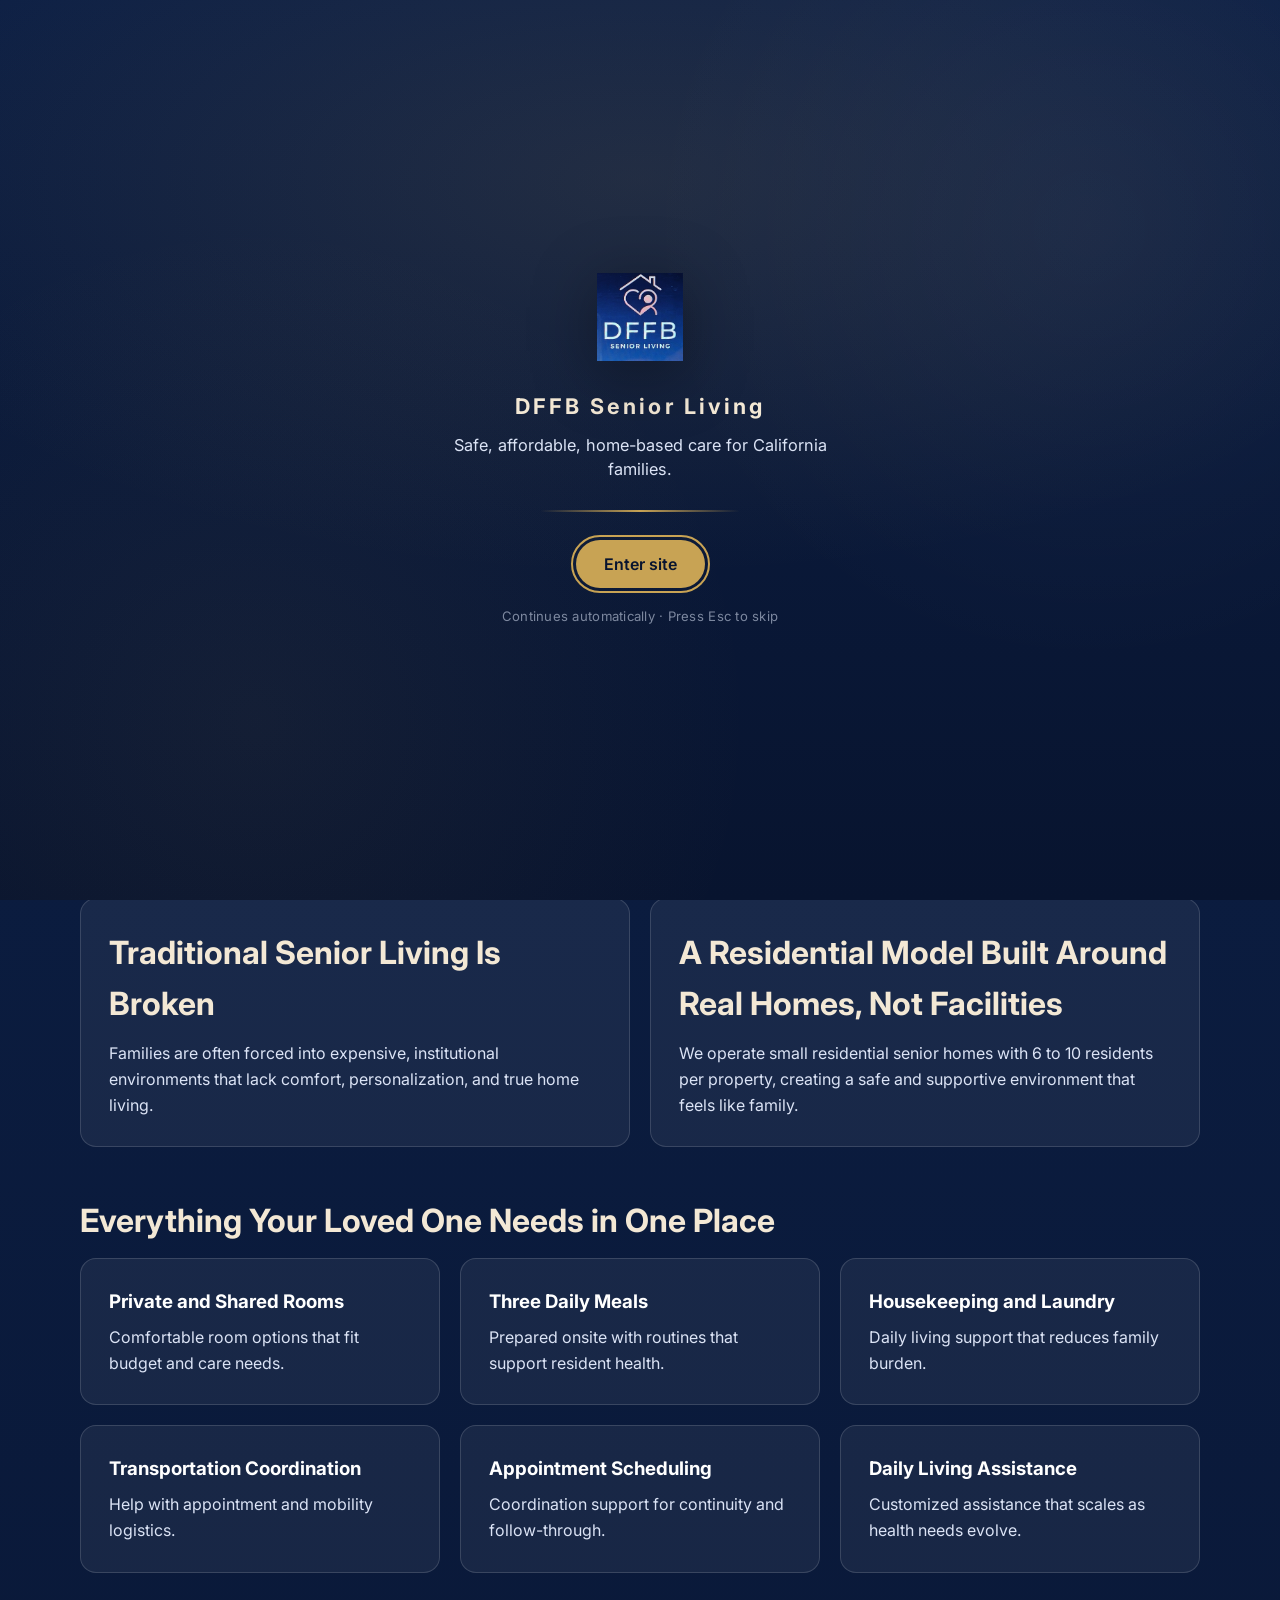
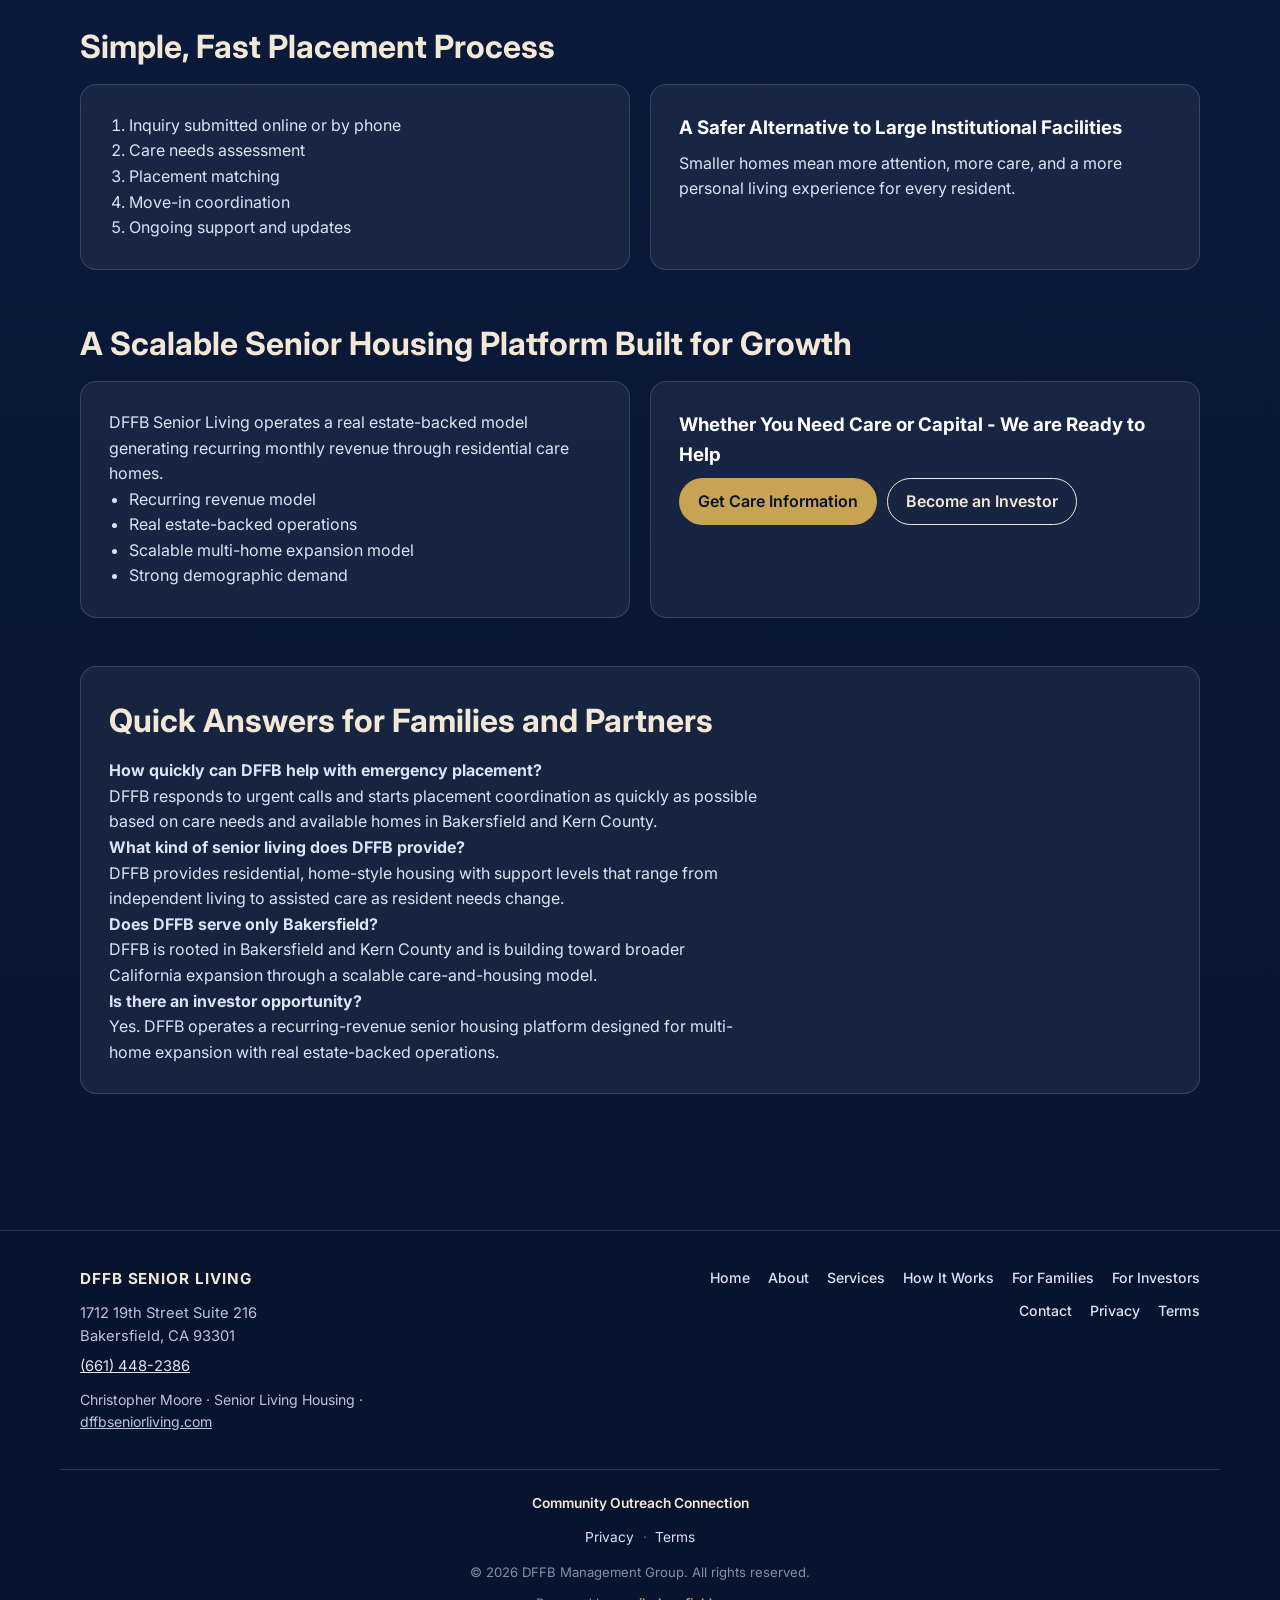
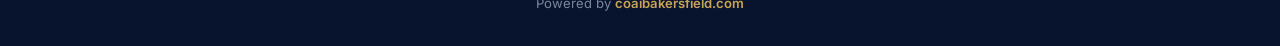
<file: dffbwebsite/index.html>
<!DOCTYPE html>
<html lang="en">
<head>
<script async src="https://www.googletagmanager.com/gtag/js?id=G-XNGD74ZHB4"></script>
<script>
  window.dataLayer = window.dataLayer || [];
  function gtag(){dataLayer.push(arguments);}
  gtag('js', new Date());
  gtag('config', 'G-XNGD74ZHB4');
</script>
    <meta charset="UTF-8">
    <meta name="viewport" content="width=device-width, initial-scale=1.0">
    <title>DFFB Senior Living | Affordable Senior Housing & Care in California</title>
    <meta name="description" content="DFFB Senior Living provides affordable, home-based senior housing with supportive care services for families and investors across California.">
    <meta name="keywords" content="senior living Bakersfield, affordable assisted living California, senior housing homes, residential care homes California, senior placement services">
    <meta name="geo.region" content="US-CA">
    <meta name="geo.placename" content="Bakersfield">
    <meta name="ICBM" content="35.3733, -119.0187">
    <meta property="og:title" content="DFFB Senior Living | Affordable Senior Housing & Care in California">
    <meta property="og:description" content="Affordable, home-style senior housing with seamless care transitions from independent to assisted support.">
    <meta property="og:type" content="website">
    <meta property="og:url" content="https://dffbseniorliving.com/">
    <meta property="og:image" content="https://dffbseniorliving.com/dffb-logo.png">
    <link rel="canonical" href="https://dffbseniorliving.com/">
    <link rel="preconnect" href="https://fonts.googleapis.com">
    <link href="https://fonts.googleapis.com/css2?family=Inter:wght@400;500;600;700&display=swap" rel="stylesheet">
    <link rel="stylesheet" href="styles.css">
    <script type="application/ld+json">
    {
      "@context": "https://schema.org",
      "@type": "Organization",
      "name": "DFFB Senior Living",
      "url": "https://dffbseniorliving.com",
      "logo": "https://dffbseniorliving.com/dffb-logo.png",
      "telephone": "+1-661-448-2386",
      "sameAs": [
        "https://linktr.ee/DFFB.MANAGEMENTGROUP"
      ]
    }
    </script>
    <script type="application/ld+json">
    {
      "@context": "https://schema.org",
      "@type": "LocalBusiness",
      "name": "DFFB Senior Living",
      "image": "https://dffbseniorliving.com/dffb-logo.png",
      "url": "https://dffbseniorliving.com",
      "telephone": "+1-661-448-2386",
      "address": {
        "@type": "PostalAddress",
        "streetAddress": "1712 19th Street Suite 216",
        "addressLocality": "Bakersfield",
        "addressRegion": "CA",
        "postalCode": "93301",
        "addressCountry": "US"
      },
      "geo": {
        "@type": "GeoCoordinates",
        "latitude": 35.3733,
        "longitude": -119.0187
      },
      "openingHours": "Mo-Su 00:00-23:59",
      "areaServed": [
        "Bakersfield",
        "Kern County",
        "California"
      ]
    }
    </script>
    <script type="application/ld+json">
    {
      "@context": "https://schema.org",
      "@type": "Service",
      "name": "Residential Senior Living Placement and Care Support",
      "serviceType": "Senior housing placement, independent living support, assisted living support",
      "provider": {
        "@type": "Organization",
        "name": "DFFB Senior Living"
      },
      "areaServed": {
        "@type": "State",
        "name": "California"
      },
      "description": "DFFB Senior Living provides home-style housing and scalable care support for adults 55+ with seamless transition between independent and assisted living levels."
    }
    </script>
    <script type="application/ld+json">
    {
      "@context": "https://schema.org",
      "@type": "FAQPage",
      "mainEntity": [
        {
          "@type": "Question",
          "name": "How fast can senior placement happen in Bakersfield?",
          "acceptedAnswer": {
            "@type": "Answer",
            "text": "Placement timing depends on care level and availability, but DFFB Senior Living can coordinate emergency and planned placement pathways quickly for families in Bakersfield and Kern County."
          }
        },
        {
          "@type": "Question",
          "name": "Does DFFB Senior Living only offer assisted living?",
          "acceptedAnswer": {
            "@type": "Answer",
            "text": "No. DFFB Senior Living supports seniors through independent living and assisted living tiers, with care that scales as resident needs evolve in the same residential model."
          }
        },
        {
          "@type": "Question",
          "name": "What makes DFFB different from large senior facilities?",
          "acceptedAnswer": {
            "@type": "Answer",
            "text": "DFFB uses home-style residences with smaller resident counts and personalized support, creating a more personal and stable experience than large institutional environments."
          }
        },
        {
          "@type": "Question",
          "name": "Can investors partner with DFFB Senior Living?",
          "acceptedAnswer": {
            "@type": "Answer",
            "text": "Yes. DFFB Senior Living offers a real estate-backed senior housing model with recurring revenue and scalable expansion opportunities for qualified investors and partners."
          }
        }
      ]
    }
    </script>
</head>
<body>
    <script>
      try {
        if (sessionStorage.getItem("dffb_splash_session")) {
          document.documentElement.classList.add("splash-skip");
        } else {
          document.body.classList.add("splash-open");
        }
      } catch (e) {}
    </script>
    <div id="splash-screen" class="splash" role="dialog" aria-modal="true" aria-labelledby="splash-wordmark" aria-describedby="splash-tag">
        <div class="splash__inner">
            <img class="splash__logo" src="dffb-logo.png" alt="">
            <p class="splash__wordmark" id="splash-wordmark">DFFB Senior Living</p>
            <p class="splash__tagline" id="splash-tag">Safe, affordable, home-based care for California families.</p>
            <div class="splash__rule" aria-hidden="true"></div>
            <button type="button" class="btn btn-primary splash__cta" id="splash-enter">Enter site</button>
            <p class="splash__hint">Continues automatically · Press Esc to skip</p>
        </div>
    </div>
    <div class="top-alert">
        <strong>24-Hour Crisis Line:</strong> If you're facing a forced hospital discharge or housing violation, call
        <a href="tel:+16614482386">(661) 448-2386</a>
        <a class="emergency-link" href="contact.html">Emergency Placement</a>
    </div>

    <header class="site-header">
        <div class="header-inner">
            <a class="brand" href="index.html">
                <img src="dffb-logo.png" alt="DFFB Senior Living logo">
                <span>DFFB SENIOR LIVING</span>
            </a>
            <button class="nav-toggle" type="button" aria-expanded="false" aria-controls="primary-nav" aria-label="Open menu">Menu</button>
            <nav id="primary-nav" aria-label="Primary">
                <a class="active" href="index.html">Home</a>
                <a href="about.html">About</a>
                <a href="services.html">Services</a>
                <a href="how-it-works.html">How It Works</a>
                <a href="families.html">For Families</a>
                <a href="investors.html">For Investors</a>
                <a href="contact.html">Contact</a>
                <a href="contact.html" class="btn btn-danger">Emergency Placement</a>
            </nav>
        </div>
    </header>

    <main>
        <section class="hero">
            <div class="panel">
                <h1>A New Standard in Senior Living - Safe, Affordable, Home-Based Care</h1>
                <p>DFFB Senior Living provides residential senior homes with supportive services designed for dignity, independence, and peace of mind.</p>
                <p><strong>Affordable Senior Living with Seamless Care:</strong> DFFB Senior Living offers home-style housing and customized care for adults 55+, providing a smooth transition from independent to assisted living all in one supportive community.</p>
                <div class="button-row">
                    <a href="families.html" class="btn btn-primary">Find Care for a Loved One</a>
                    <a href="investors.html" class="btn btn-secondary">Explore Investment Opportunities</a>
                </div>
            </div>
            <aside class="card">
                <h3>Core Brand Position</h3>
                <p>DFFB Senior Living is a residential care platform combining affordable housing, supportive services, and scalable real estate operations for the 55+ population.</p>
                <div class="metric"><strong>~$32,000 monthly revenue per home</strong></div>
                <div class="metric"><strong>~$8,000 net profit per home</strong></div>
                <div class="metric"><strong>6 to 10 residents per property</strong></div>
            </aside>
        </section>

        <section>
            <div class="grid-2">
                <article class="card">
                    <h2>Traditional Senior Living Is Broken</h2>
                    <p>Families are often forced into expensive, institutional environments that lack comfort, personalization, and true home living.</p>
                </article>
                <article class="card">
                    <h2>A Residential Model Built Around Real Homes, Not Facilities</h2>
                    <p>We operate small residential senior homes with 6 to 10 residents per property, creating a safe and supportive environment that feels like family.</p>
                </article>
            </div>
        </section>

        <section>
            <h2>Everything Your Loved One Needs in One Place</h2>
            <div class="grid-3">
                <article class="card"><h3>Private and Shared Rooms</h3><p>Comfortable room options that fit budget and care needs.</p></article>
                <article class="card"><h3>Three Daily Meals</h3><p>Prepared onsite with routines that support resident health.</p></article>
                <article class="card"><h3>Housekeeping and Laundry</h3><p>Daily living support that reduces family burden.</p></article>
                <article class="card"><h3>Transportation Coordination</h3><p>Help with appointment and mobility logistics.</p></article>
                <article class="card"><h3>Appointment Scheduling</h3><p>Coordination support for continuity and follow-through.</p></article>
                <article class="card"><h3>Daily Living Assistance</h3><p>Customized assistance that scales as health needs evolve.</p></article>
            </div>
        </section>

        <section>
            <h2>Simple, Fast Placement Process</h2>
            <div class="grid-2">
                <article class="card">
                    <ol>
                        <li>Inquiry submitted online or by phone</li>
                        <li>Care needs assessment</li>
                        <li>Placement matching</li>
                        <li>Move-in coordination</li>
                        <li>Ongoing support and updates</li>
                    </ol>
                </article>
                <article class="card">
                    <h3>A Safer Alternative to Large Institutional Facilities</h3>
                    <p>Smaller homes mean more attention, more care, and a more personal living experience for every resident.</p>
                </article>
            </div>
        </section>

        <section>
            <h2>A Scalable Senior Housing Platform Built for Growth</h2>
            <div class="grid-2">
                <article class="card">
                    <p>DFFB Senior Living operates a real estate-backed model generating recurring monthly revenue through residential care homes.</p>
                    <ul>
                        <li>Recurring revenue model</li>
                        <li>Real estate-backed operations</li>
                        <li>Scalable multi-home expansion model</li>
                        <li>Strong demographic demand</li>
                    </ul>
                </article>
                <article class="card">
                    <h3>Whether You Need Care or Capital - We are Ready to Help</h3>
                    <div class="button-row">
                        <a href="families.html" class="btn btn-primary">Get Care Information</a>
                        <a href="investors.html" class="btn btn-secondary">Become an Investor</a>
                    </div>
                </article>
            </div>
        </section>

        <section class="card">
            <h2>Quick Answers for Families and Partners</h2>
            <p><strong>How quickly can DFFB help with emergency placement?</strong><br>DFFB responds to urgent calls and starts placement coordination as quickly as possible based on care needs and available homes in Bakersfield and Kern County.</p>
            <p><strong>What kind of senior living does DFFB provide?</strong><br>DFFB provides residential, home-style housing with support levels that range from independent living to assisted care as resident needs change.</p>
            <p><strong>Does DFFB serve only Bakersfield?</strong><br>DFFB is rooted in Bakersfield and Kern County and is building toward broader California expansion through a scalable care-and-housing model.</p>
            <p><strong>Is there an investor opportunity?</strong><br>Yes. DFFB operates a recurring-revenue senior housing platform designed for multi-home expansion with real estate-backed operations.</p>
        </section>
    </main>

    <footer class="site-footer">
        <div class="footer-inner">
            <div class="footer-col">
                <p class="footer-heading">DFFB SENIOR LIVING</p>
                <p class="footer-address">1712 19th Street Suite 216<br>Bakersfield, CA 93301</p>
                <p><a href="tel:+16614482386">(661) 448-2386</a></p>
                <p class="footer-sub">Christopher Moore · Senior Living Housing · <a href="https://dffbseniorliving.com" target="_blank" rel="noopener">dffbseniorliving.com</a></p>
            </div>
            <nav class="footer-nav" aria-label="Footer">
                <a href="index.html">Home</a>
                <a href="about.html">About</a>
                <a href="services.html">Services</a>
                <a href="how-it-works.html">How It Works</a>
                <a href="families.html">For Families</a>
                <a href="investors.html">For Investors</a>
                <a href="contact.html">Contact</a>
                <a href="privacy.html">Privacy</a>
                <a href="terms.html">Terms</a>
            </nav>
        </div>
        <div class="footer-bottom">
            <p class="footer-links-row">
                <a href="https://linktr.ee/DFFB.MANAGEMENTGROUP" target="_blank" rel="noopener">Community Outreach Connection</a>
            </p>
            <p class="footer-legal"><a href="privacy.html">Privacy</a><span class="footer-dot"> · </span><a href="terms.html">Terms</a></p>
            <p class="footer-copy">© 2026 DFFB Management Group. All rights reserved.</p>
            <p class="footer-powered">Powered by <a href="https://coaibakersfield.com" target="_blank" rel="noopener noreferrer">coaibakersfield.com</a></p>
        </div>
    </footer>
    <script>
      (function () {
        const headerInner = document.querySelector(".header-inner");
        const navToggle = document.querySelector(".nav-toggle");
        if (!headerInner || !navToggle) return;
        navToggle.addEventListener("click", function () {
          const open = headerInner.classList.toggle("menu-open");
          navToggle.setAttribute("aria-expanded", String(open));
        });
      })();
    </script>
    <script>
      (function () {
        const root = document.documentElement;
        if (root.classList.contains("splash-skip")) return;

        const el = document.getElementById("splash-screen");
        const btn = document.getElementById("splash-enter");
        if (!el || !btn) return;

        let done = false;
        function dismiss() {
          if (done) return;
          done = true;
          try {
            sessionStorage.setItem("dffb_splash_session", "1");
          } catch (e) {}
          document.body.classList.remove("splash-open");
          el.classList.add("splash--exit");
          function hide() {
            el.setAttribute("hidden", "");
            el.style.display = "none";
            el.setAttribute("aria-hidden", "true");
          }
          el.addEventListener("transitionend", hide, { once: true });
          setTimeout(hide, 800);
        }

        btn.addEventListener("click", dismiss);
        document.addEventListener("keydown", function (ev) {
          if (ev.key === "Escape") dismiss();
        });

        var reduced = false;
        try {
          reduced = window.matchMedia("(prefers-reduced-motion: reduce)").matches;
        } catch (e) {}
        setTimeout(dismiss, reduced ? 1400 : 3200);

        setTimeout(function () {
          btn.focus();
        }, 100);
      })();
    </script>
</body>
</html>
</file>
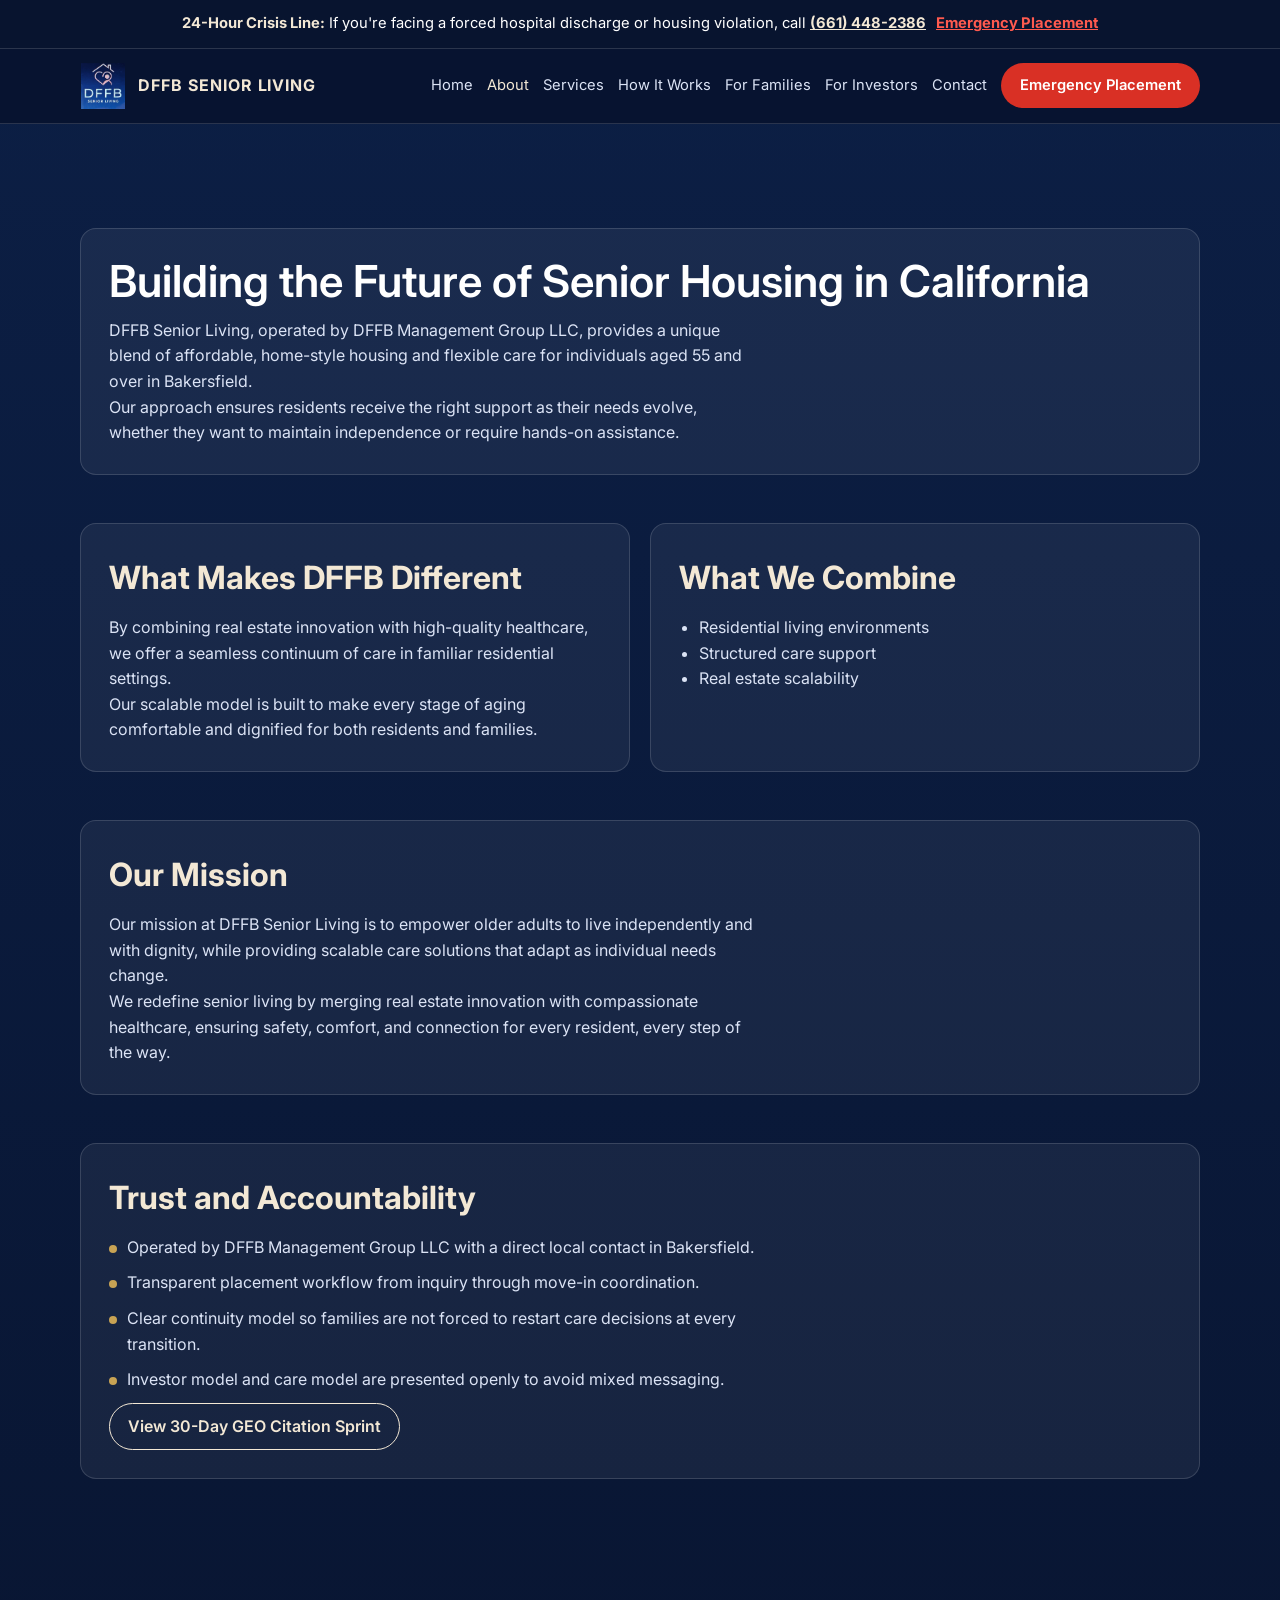
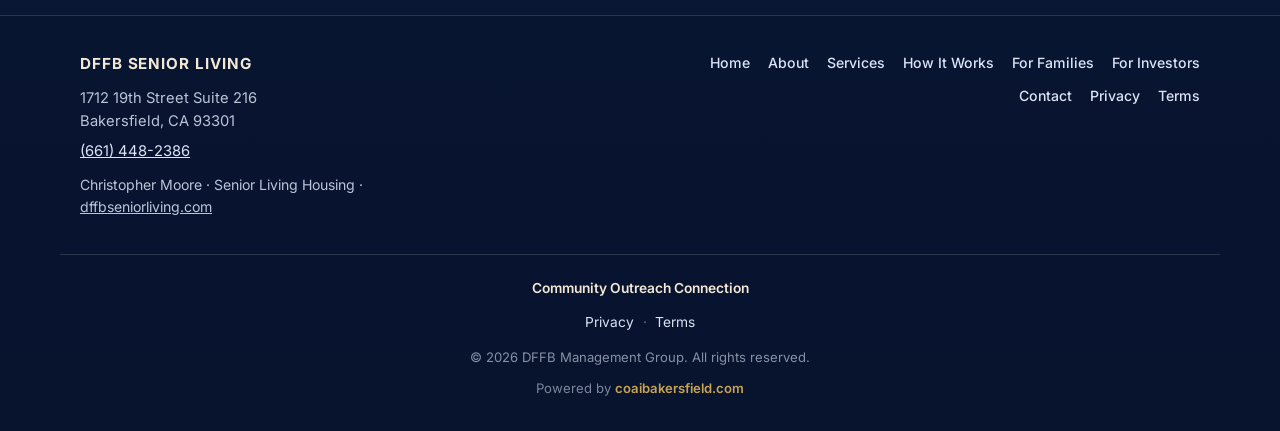
<file: dffbwebsite/about.html>
<!DOCTYPE html>
<html lang="en">
<head>
<script async src="https://www.googletagmanager.com/gtag/js?id=G-XNGD74ZHB4"></script>
<script>
  window.dataLayer = window.dataLayer || [];
  function gtag(){dataLayer.push(arguments);}
  gtag('js', new Date());
  gtag('config', 'G-XNGD74ZHB4');
</script>
    <meta charset="UTF-8">
    <meta name="viewport" content="width=device-width, initial-scale=1.0">
    <title>About DFFB Senior Living | Home-Style Senior Housing</title>
    <meta name="description" content="Learn how DFFB Senior Living combines affordable housing with flexible care for adults 55+ in Bakersfield and beyond.">
    <meta name="geo.region" content="US-CA">
    <meta name="geo.placename" content="Bakersfield">
    <meta name="ICBM" content="35.3733, -119.0187">
    <meta property="og:title" content="About DFFB Senior Living">
    <meta property="og:description" content="Learn the mission and model behind DFFB Senior Living's home-style, affordable care platform in California.">
    <meta property="og:type" content="website">
    <meta property="og:url" content="https://dffbseniorliving.com/about.html">
    <link rel="canonical" href="https://dffbseniorliving.com/about.html">
    <link rel="preconnect" href="https://fonts.googleapis.com">
    <link href="https://fonts.googleapis.com/css2?family=Inter:wght@400;500;600;700&display=swap" rel="stylesheet">
    <link rel="stylesheet" href="styles.css">
    <script type="application/ld+json">
    {
      "@context": "https://schema.org",
      "@type": "AboutPage",
      "name": "About DFFB Senior Living",
      "url": "https://dffbseniorliving.com/about.html",
      "description": "DFFB Senior Living combines affordable home-style housing with flexible care for adults 55+ in Bakersfield and California."
    }
    </script>
</head>
<body>
    <div class="top-alert">
        <strong>24-Hour Crisis Line:</strong> If you're facing a forced hospital discharge or housing violation, call
        <a href="tel:+16614482386">(661) 448-2386</a>
        <a class="emergency-link" href="contact.html">Emergency Placement</a>
    </div>
    <header class="site-header">
        <div class="header-inner">
            <a class="brand" href="index.html">
                <img src="dffb-logo.png" alt="DFFB Senior Living logo">
                <span>DFFB SENIOR LIVING</span>
            </a>
            <button class="nav-toggle" type="button" aria-expanded="false" aria-controls="primary-nav" aria-label="Open menu">Menu</button>
            <nav id="primary-nav" aria-label="Primary">
                <a href="index.html">Home</a>
                <a class="active" href="about.html">About</a>
                <a href="services.html">Services</a>
                <a href="how-it-works.html">How It Works</a>
                <a href="families.html">For Families</a>
                <a href="investors.html">For Investors</a>
                <a href="contact.html">Contact</a>
                <a href="contact.html" class="btn btn-danger">Emergency Placement</a>
            </nav>
        </div>
    </header>

    <main>
        <section class="panel">
            <h1>Building the Future of Senior Housing in California</h1>
            <p>DFFB Senior Living, operated by DFFB Management Group LLC, provides a unique blend of affordable, home-style housing and flexible care for individuals aged 55 and over in Bakersfield.</p>
            <p>Our approach ensures residents receive the right support as their needs evolve, whether they want to maintain independence or require hands-on assistance.</p>
        </section>

        <section class="grid-2">
            <article class="card">
                <h2>What Makes DFFB Different</h2>
                <p>By combining real estate innovation with high-quality healthcare, we offer a seamless continuum of care in familiar residential settings.</p>
                <p>Our scalable model is built to make every stage of aging comfortable and dignified for both residents and families.</p>
            </article>
            <article class="card">
                <h2>What We Combine</h2>
                <ul>
                    <li>Residential living environments</li>
                    <li>Structured care support</li>
                    <li>Real estate scalability</li>
                </ul>
            </article>
        </section>

        <section class="card">
            <h2>Our Mission</h2>
            <p>Our mission at DFFB Senior Living is to empower older adults to live independently and with dignity, while providing scalable care solutions that adapt as individual needs change.</p>
            <p>We redefine senior living by merging real estate innovation with compassionate healthcare, ensuring safety, comfort, and connection for every resident, every step of the way.</p>
        </section>

        <section class="card">
            <h2>Trust and Accountability</h2>
            <ul class="trust-list">
                <li>Operated by DFFB Management Group LLC with a direct local contact in Bakersfield.</li>
                <li>Transparent placement workflow from inquiry through move-in coordination.</li>
                <li>Clear continuity model so families are not forced to restart care decisions at every transition.</li>
                <li>Investor model and care model are presented openly to avoid mixed messaging.</li>
            </ul>
            <div class="button-row">
                <a class="btn btn-secondary" href="geo-citation-sprint.html">View 30-Day GEO Citation Sprint</a>
            </div>
        </section>
    </main>

    <footer class="site-footer">
        <div class="footer-inner">
            <div class="footer-col">
                <p class="footer-heading">DFFB SENIOR LIVING</p>
                <p class="footer-address">1712 19th Street Suite 216<br>Bakersfield, CA 93301</p>
                <p><a href="tel:+16614482386">(661) 448-2386</a></p>
                <p class="footer-sub">Christopher Moore · Senior Living Housing · <a href="https://dffbseniorliving.com" target="_blank" rel="noopener">dffbseniorliving.com</a></p>
            </div>
            <nav class="footer-nav" aria-label="Footer">
                <a href="index.html">Home</a>
                <a href="about.html">About</a>
                <a href="services.html">Services</a>
                <a href="how-it-works.html">How It Works</a>
                <a href="families.html">For Families</a>
                <a href="investors.html">For Investors</a>
                <a href="contact.html">Contact</a>
                <a href="privacy.html">Privacy</a>
                <a href="terms.html">Terms</a>
            </nav>
        </div>
        <div class="footer-bottom">
            <p class="footer-links-row">
                <a href="https://linktr.ee/DFFB.MANAGEMENTGROUP" target="_blank" rel="noopener">Community Outreach Connection</a>
            </p>
            <p class="footer-legal"><a href="privacy.html">Privacy</a><span class="footer-dot"> · </span><a href="terms.html">Terms</a></p>
            <p class="footer-copy">© 2026 DFFB Management Group. All rights reserved.</p>
            <p class="footer-powered">Powered by <a href="https://coaibakersfield.com" target="_blank" rel="noopener noreferrer">coaibakersfield.com</a></p>
        </div>
    </footer>
    <script>
      (function () {
        const headerInner = document.querySelector(".header-inner");
        const navToggle = document.querySelector(".nav-toggle");
        if (!headerInner || !navToggle) return;
        navToggle.addEventListener("click", function () {
          const open = headerInner.classList.toggle("menu-open");
          navToggle.setAttribute("aria-expanded", String(open));
        });
      })();
    </script>
</body>
</html>
</file>
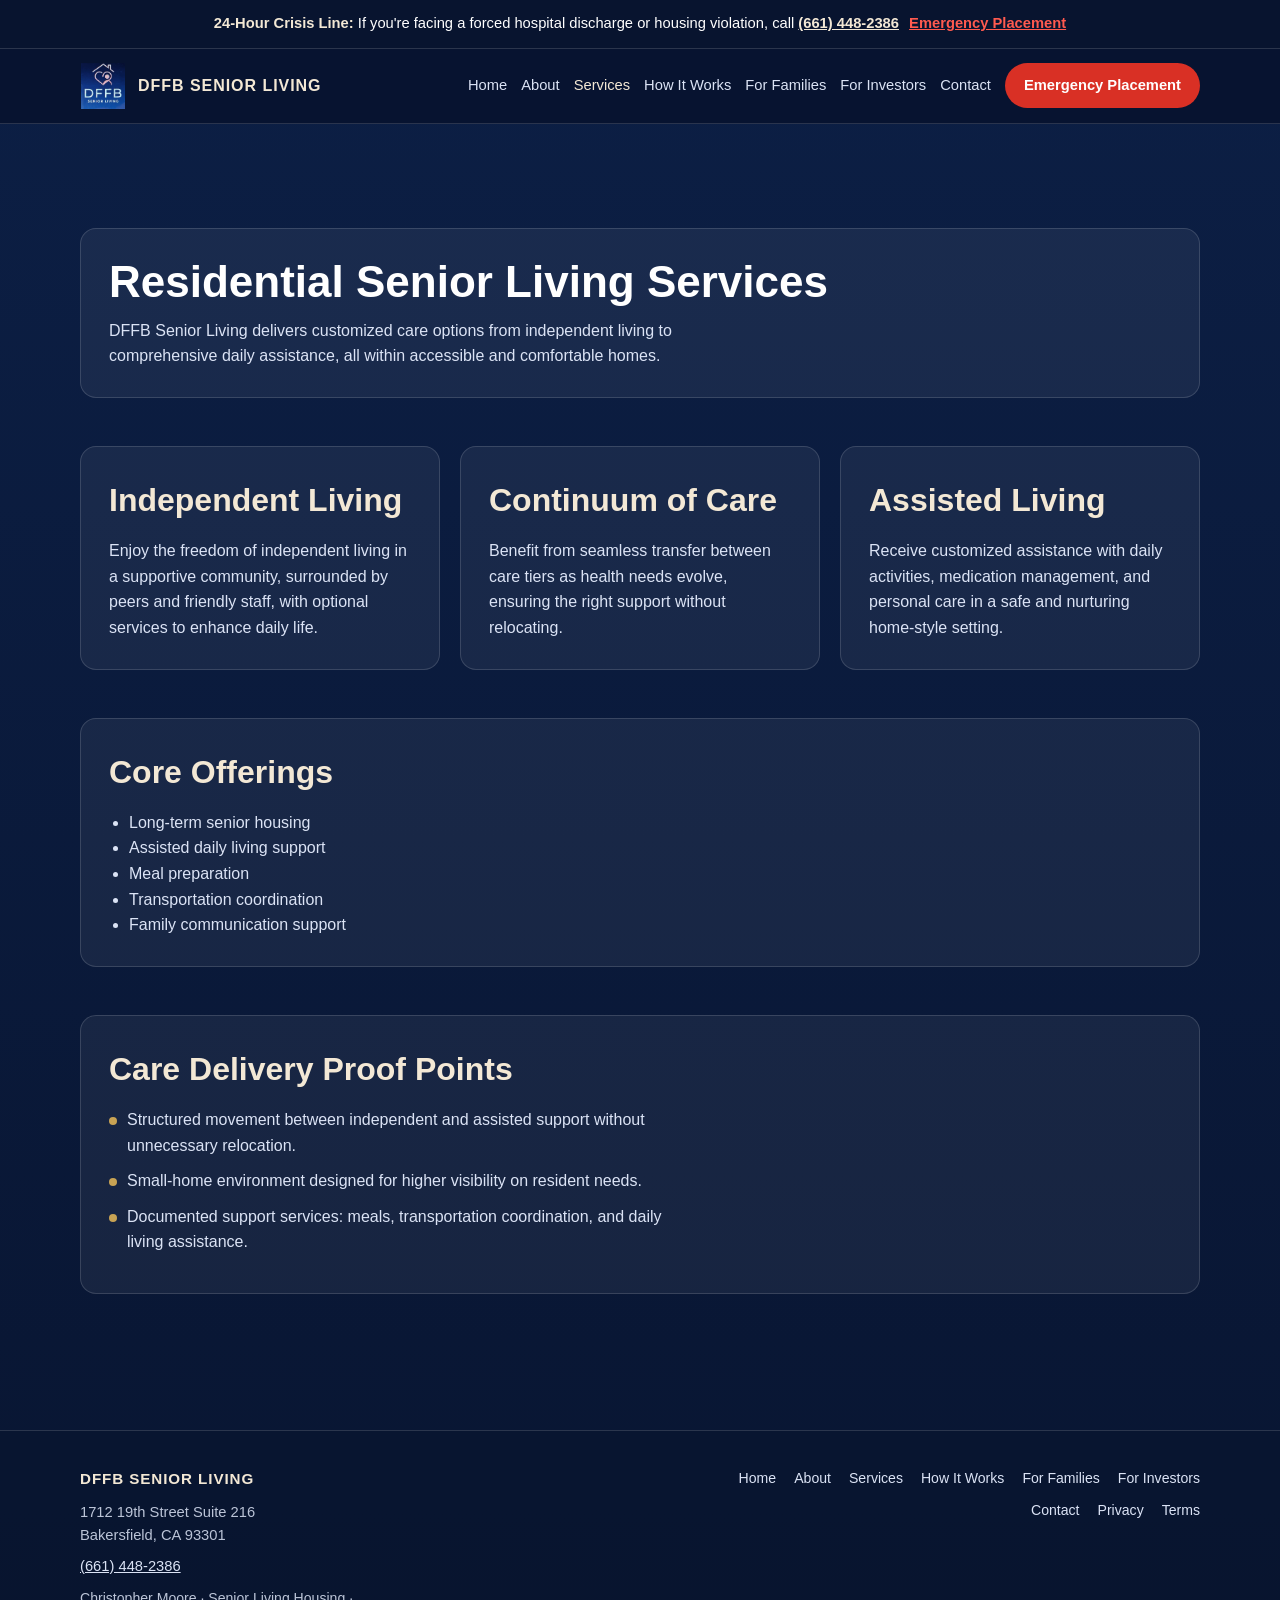
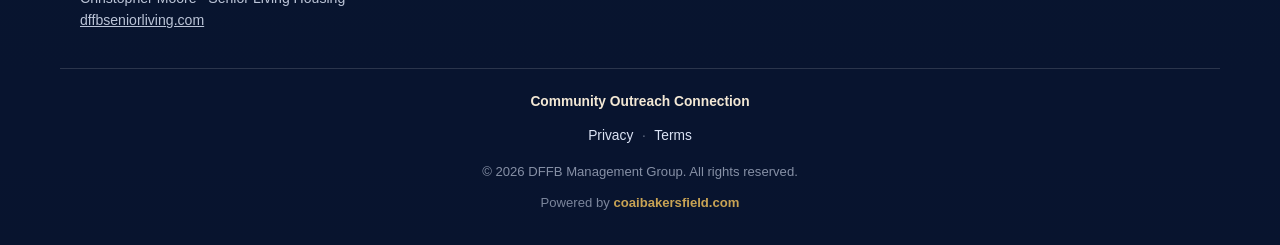
<file: dffbwebsite/alwp.html>
<!DOCTYPE html>
<html lang="en">
<head>
    <meta charset="UTF-8">
    <meta http-equiv="refresh" content="0; url=services.html">
    <meta name="viewport" content="width=device-width, initial-scale=1.0">
    <title>Redirecting to Services</title>
</head>
<body>
    <p>Redirecting to <a href="services.html">Services</a>...</p>
</body>
</html>
</file>
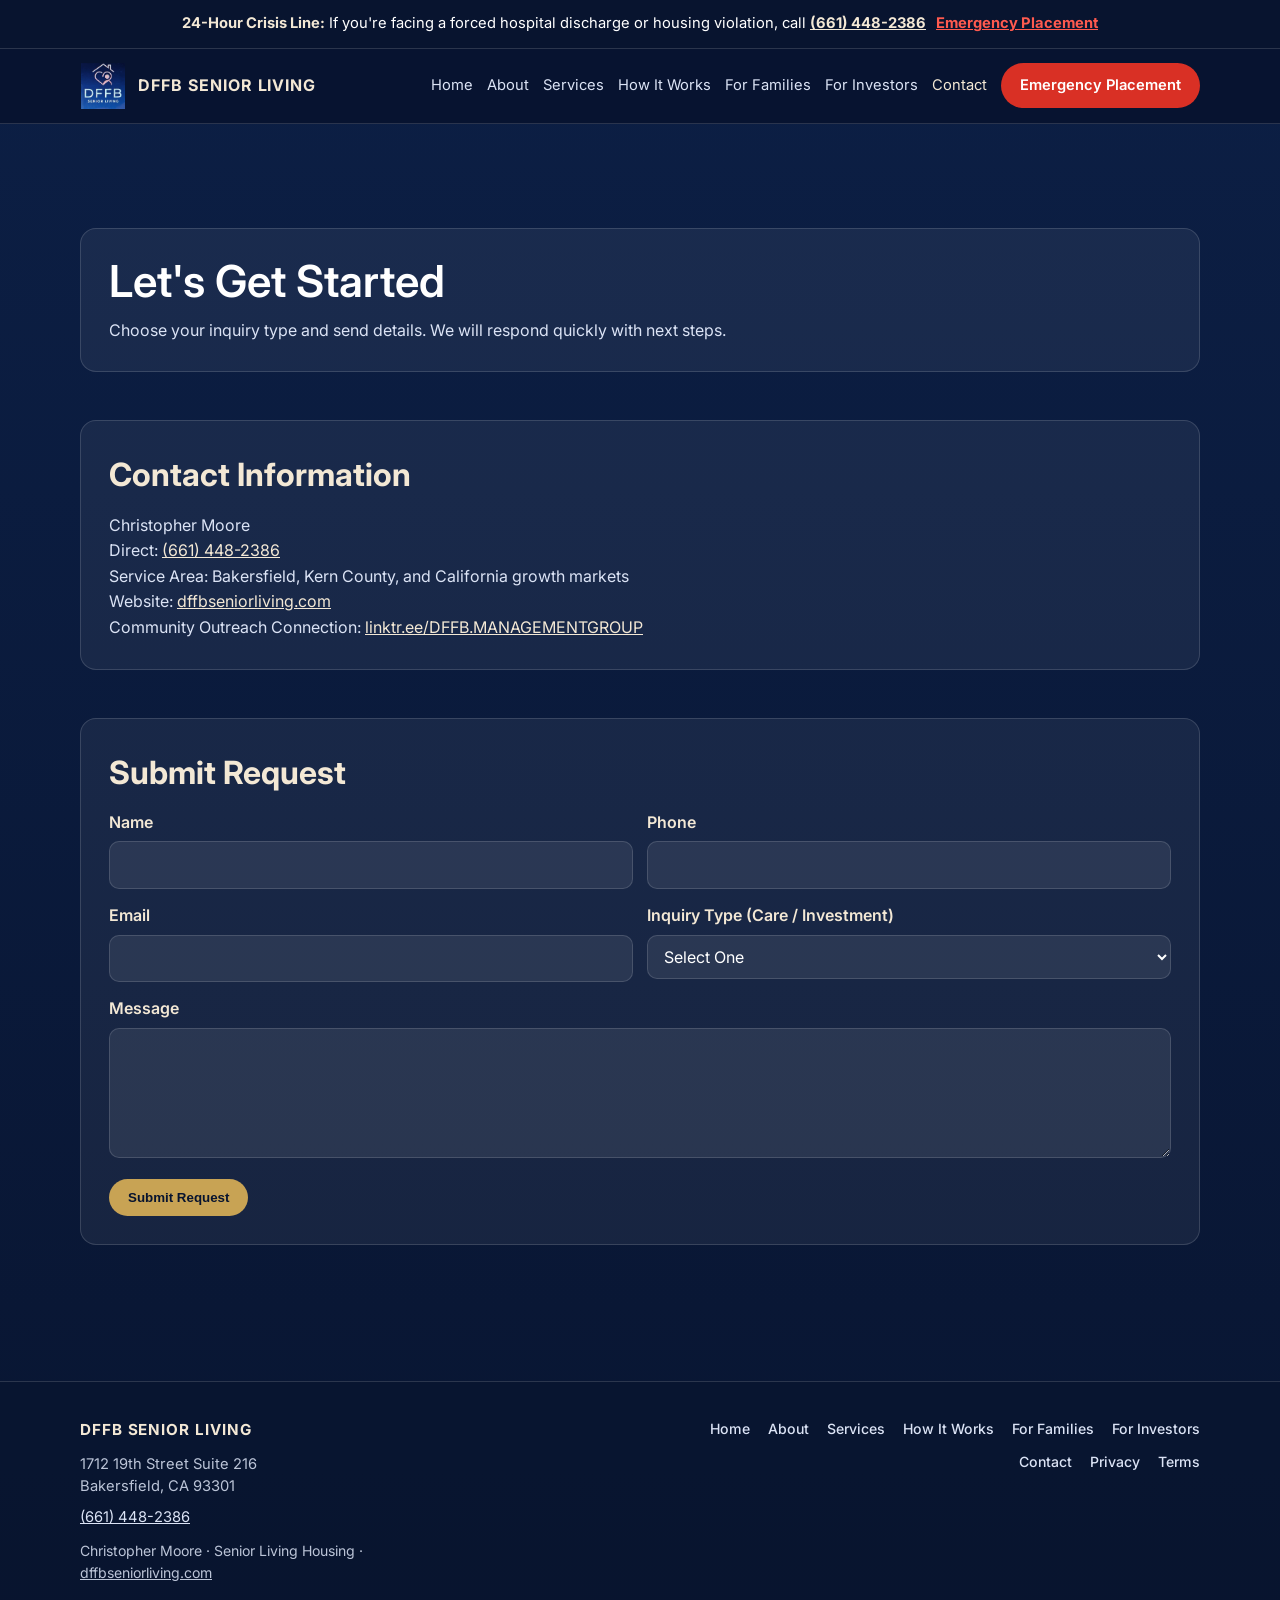
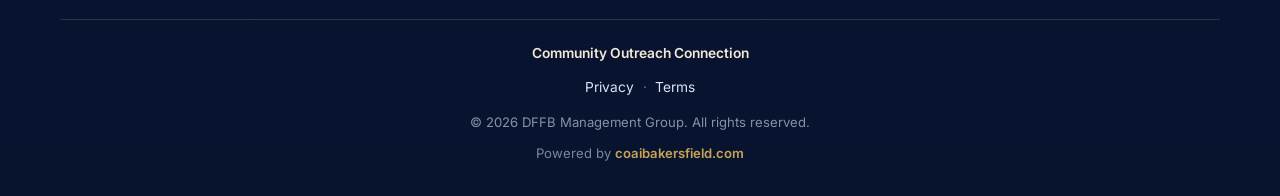
<file: dffbwebsite/contact.html>
<!DOCTYPE html>
<html lang="en">
<head>
    <script async src="https://www.googletagmanager.com/gtag/js?id=G-XNGD74ZHB4"></script>
    <script>
      window.dataLayer = window.dataLayer || [];
      function gtag(){dataLayer.push(arguments);}
      gtag('js', new Date());
      gtag('config', 'G-XNGD74ZHB4');
    </script>
    <meta charset="UTF-8">
    <meta name="viewport" content="width=device-width, initial-scale=1.0">
    <title>Contact | DFFB Senior Living</title>
    <meta name="description" content="Contact DFFB Senior Living for senior housing placement or investor partnership opportunities.">
    <meta name="geo.region" content="US-CA">
    <meta name="geo.placename" content="Bakersfield">
    <meta name="ICBM" content="35.3733, -119.0187">
    <meta property="og:title" content="Contact DFFB Senior Living">
    <meta property="og:description" content="Talk to DFFB about emergency placement, senior housing availability, or investor partnership opportunities in California.">
    <meta property="og:type" content="website">
    <meta property="og:url" content="https://dffbseniorliving.com/contact.html">
    <link rel="canonical" href="https://dffbseniorliving.com/contact.html">
    <link rel="preconnect" href="https://fonts.googleapis.com">
    <link href="https://fonts.googleapis.com/css2?family=Inter:wght@400;500;600;700&display=swap" rel="stylesheet">
    <link rel="stylesheet" href="styles.css">
    <script type="application/ld+json">
    {
      "@context": "https://schema.org",
      "@type": "ContactPage",
      "name": "Contact DFFB Senior Living",
      "url": "https://dffbseniorliving.com/contact.html",
      "mainEntity": {
        "@type": "Organization",
        "name": "DFFB Senior Living",
        "telephone": "+1-661-448-2386"
      }
    }
    </script>
    <script type="application/ld+json">
    {
      "@context": "https://schema.org",
      "@type": "LocalBusiness",
      "name": "DFFB Senior Living",
      "url": "https://dffbseniorliving.com",
      "telephone": "+1-661-448-2386",
      "address": {
        "@type": "PostalAddress",
        "streetAddress": "1712 19th Street Suite 216",
        "addressLocality": "Bakersfield",
        "addressRegion": "CA",
        "postalCode": "93301",
        "addressCountry": "US"
      },
      "geo": {
        "@type": "GeoCoordinates",
        "latitude": 35.3733,
        "longitude": -119.0187
      },
      "openingHours": "Mo-Su 00:00-23:59",
      "areaServed": [
        "Bakersfield",
        "Kern County",
        "California"
      ],
      "contactPoint": [
        {
          "@type": "ContactPoint",
          "telephone": "+1-661-448-2386",
          "contactType": "customer support",
          "areaServed": "US-CA",
          "availableLanguage": "English"
        }
      ]
    }
    </script>
</head>
<body>
    <div class="top-alert">
        <strong>24-Hour Crisis Line:</strong> If you're facing a forced hospital discharge or housing violation, call
        <a href="tel:+16614482386">(661) 448-2386</a>
        <a class="emergency-link" href="contact.html">Emergency Placement</a>
    </div>
    <header class="site-header">
        <div class="header-inner">
            <a class="brand" href="index.html">
                <img src="dffb-logo.png" alt="DFFB Senior Living logo">
                <span>DFFB SENIOR LIVING</span>
            </a>
            <button class="nav-toggle" type="button" aria-expanded="false" aria-controls="primary-nav" aria-label="Open menu">Menu</button>
            <nav id="primary-nav" aria-label="Primary">
                <a href="index.html">Home</a>
                <a href="about.html">About</a>
                <a href="services.html">Services</a>
                <a href="how-it-works.html">How It Works</a>
                <a href="families.html">For Families</a>
                <a href="investors.html">For Investors</a>
                <a class="active" href="contact.html">Contact</a>
                <a href="contact.html" class="btn btn-danger">Emergency Placement</a>
            </nav>
        </div>
    </header>

    <main>
        <section class="panel">
            <h1>Let's Get Started</h1>
            <p>Choose your inquiry type and send details. We will respond quickly with next steps.</p>
        </section>

        <section class="card contact-box">
            <h2>Contact Information</h2>
            <p>Christopher Moore</p>
            <p>Direct: <a href="tel:+16614482386">(661) 448-2386</a></p>
            <p>Service Area: Bakersfield, Kern County, and California growth markets</p>
            <p>Website: <a href="https://dffbseniorliving.com" target="_blank" rel="noopener">dffbseniorliving.com</a></p>
            <p>Community Outreach Connection: <a href="https://linktr.ee/DFFB.MANAGEMENTGROUP" target="_blank" rel="noopener">linktr.ee/DFFB.MANAGEMENTGROUP</a></p>
        </section>

        <section class="card">
            <h2>Submit Request</h2>
            <form id="contact-form" class="form-grid" action="https://formspree.io/f/xwvknjyb" method="POST">
                <input type="hidden" name="_subject" value="New DFFB Website Inquiry">
                <input type="hidden" name="_next" value="https://dffbseniorliving.com/thank-you.html">
                <div>
                    <label for="name">Name</label>
                    <input id="name" type="text" name="name" required>
                </div>
                <div>
                    <label for="phone">Phone</label>
                    <input id="phone" type="tel" name="phone" required>
                </div>
                <div>
                    <label for="email">Email</label>
                    <input id="email" type="email" name="email" required>
                </div>
                <div>
                    <label for="type">Inquiry Type (Care / Investment)</label>
                    <select id="type" name="type" required>
                        <option value="">Select One</option>
                        <option value="care">I'm looking for senior housing for a loved one</option>
                        <option value="investment">I'm interested in investing or partnering</option>
                    </select>
                </div>
                <div class="full">
                    <label for="message">Message</label>
                    <textarea id="message" name="message" required></textarea>
                </div>
                <div class="full">
                    <button class="btn btn-primary" type="submit">Submit Request</button>
                </div>
            </form>
        </section>
    </main>

    <footer class="site-footer">
        <div class="footer-inner">
            <div class="footer-col">
                <p class="footer-heading">DFFB SENIOR LIVING</p>
                <p class="footer-address">1712 19th Street Suite 216<br>Bakersfield, CA 93301</p>
                <p><a href="tel:+16614482386">(661) 448-2386</a></p>
                <p class="footer-sub">Christopher Moore · Senior Living Housing · <a href="https://dffbseniorliving.com" target="_blank" rel="noopener">dffbseniorliving.com</a></p>
            </div>
            <nav class="footer-nav" aria-label="Footer">
                <a href="index.html">Home</a>
                <a href="about.html">About</a>
                <a href="services.html">Services</a>
                <a href="how-it-works.html">How It Works</a>
                <a href="families.html">For Families</a>
                <a href="investors.html">For Investors</a>
                <a href="contact.html">Contact</a>
                <a href="privacy.html">Privacy</a>
                <a href="terms.html">Terms</a>
            </nav>
        </div>
        <div class="footer-bottom">
            <p class="footer-links-row">
                <a href="https://linktr.ee/DFFB.MANAGEMENTGROUP" target="_blank" rel="noopener">Community Outreach Connection</a>
            </p>
            <p class="footer-legal"><a href="privacy.html">Privacy</a><span class="footer-dot"> · </span><a href="terms.html">Terms</a></p>
            <p class="footer-copy">© 2026 DFFB Management Group. All rights reserved.</p>
            <p class="footer-powered">Powered by <a href="https://coaibakersfield.com" target="_blank" rel="noopener noreferrer">coaibakersfield.com</a></p>
        </div>
    </footer>
    <script>
      (function () {
        const headerInner = document.querySelector(".header-inner");
        const navToggle = document.querySelector(".nav-toggle");
        if (headerInner && navToggle) {
          navToggle.addEventListener("click", function () {
            const open = headerInner.classList.toggle("menu-open");
            navToggle.setAttribute("aria-expanded", String(open));
          });
        }

        const form = document.getElementById("contact-form");
        if (!form) return;
        form.addEventListener("submit", function () {
          if (typeof gtag === "function") {
            gtag("event", "generate_lead", {
              event_category: "contact_form",
              event_label: "website_inquiry_submit"
            });
          }
        });
      })();
    </script>
</body>
</html>
</file>
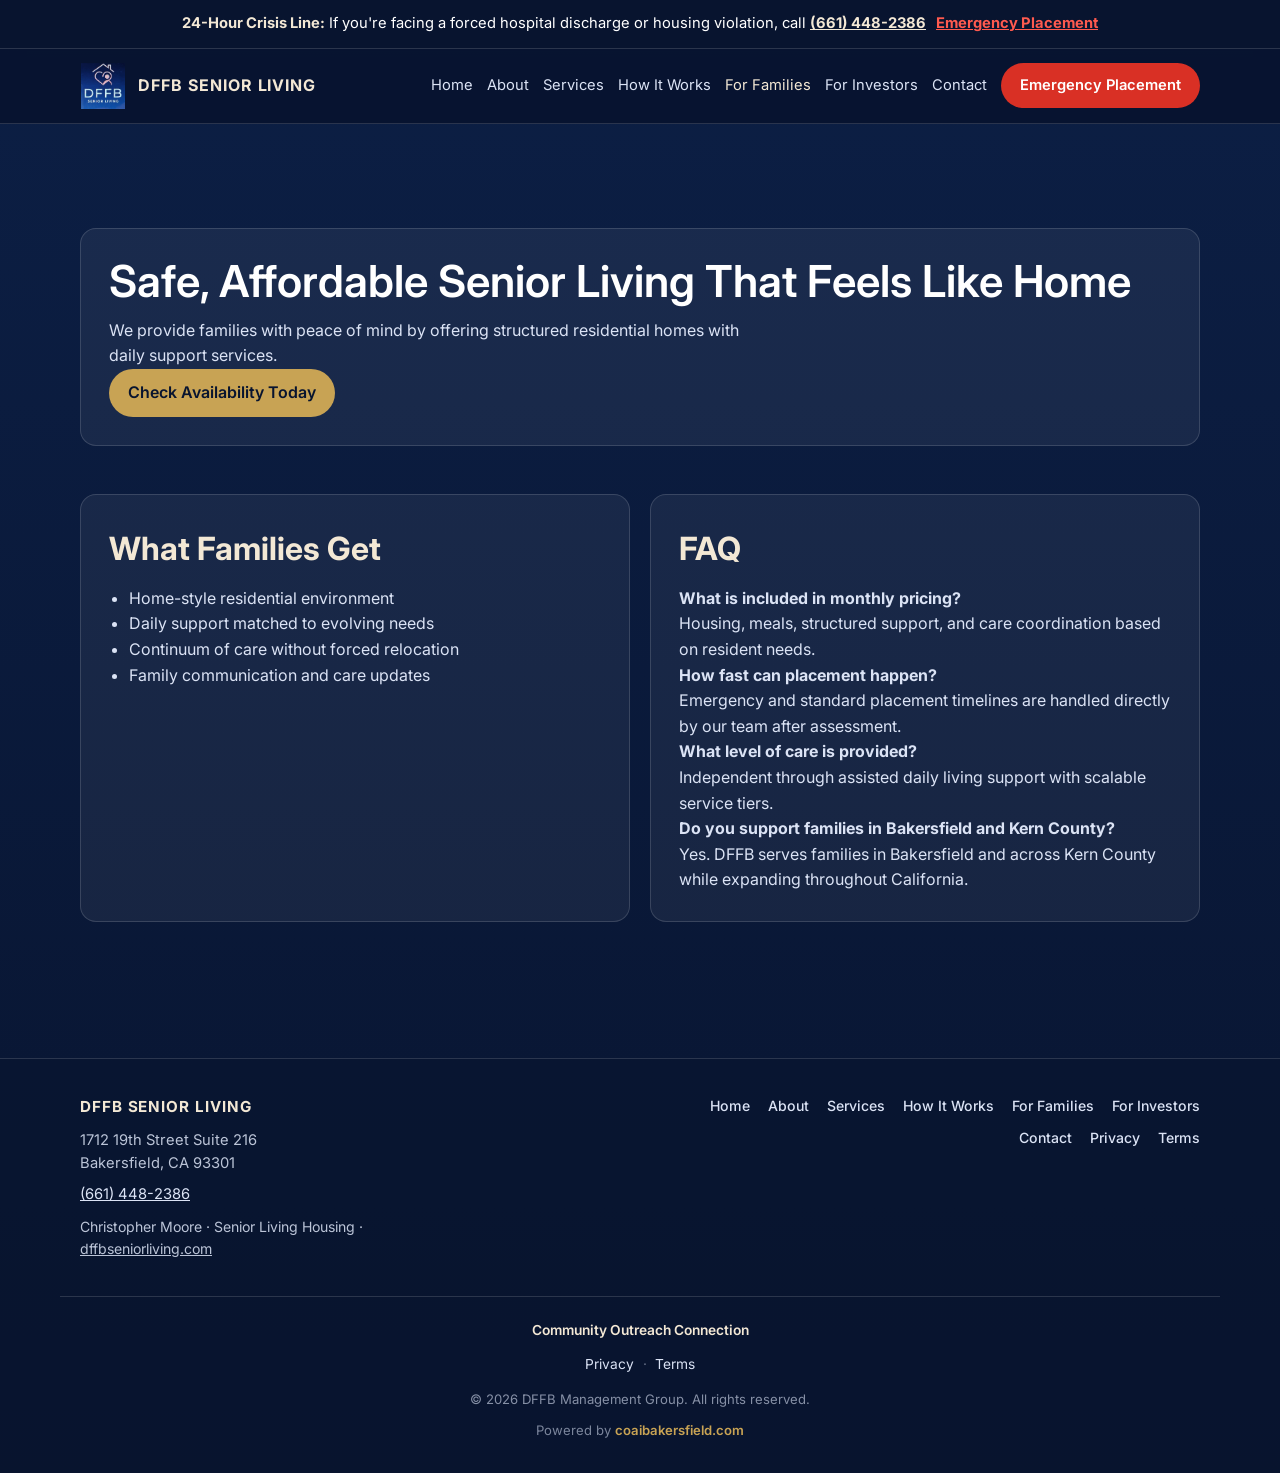
<file: dffbwebsite/families.html>
<!DOCTYPE html>
<html lang="en">
<head>
    <meta charset="UTF-8">
    <meta name="viewport" content="width=device-width, initial-scale=1.0">
    <title>For Families | DFFB Senior Living</title>
    <meta name="description" content="Safe, affordable senior living that feels like home. Start placement with DFFB Senior Living today.">
    <meta name="geo.region" content="US-CA">
    <meta name="geo.placename" content="Bakersfield">
    <meta name="ICBM" content="35.3733, -119.0187">
    <meta property="og:title" content="For Families | DFFB Senior Living">
    <meta property="og:description" content="Get safe, affordable, home-style senior living placement support for your loved one in Bakersfield and Kern County.">
    <meta property="og:type" content="website">
    <meta property="og:url" content="https://dffbseniorliving.com/families.html">
    <link rel="canonical" href="https://dffbseniorliving.com/families.html">
    <link rel="preconnect" href="https://fonts.googleapis.com">
    <link href="https://fonts.googleapis.com/css2?family=Inter:wght@400;500;600;700&display=swap" rel="stylesheet">
    <link rel="stylesheet" href="styles.css">
    <script type="application/ld+json">
    {
      "@context": "https://schema.org",
      "@type": "FAQPage",
      "mainEntity": [
        {
          "@type": "Question",
          "name": "What is included in monthly pricing at DFFB Senior Living?",
          "acceptedAnswer": {
            "@type": "Answer",
            "text": "Monthly pricing includes home-style housing, meal support, structured daily assistance, and care coordination tailored to resident needs."
          }
        },
        {
          "@type": "Question",
          "name": "How fast can senior placement happen?",
          "acceptedAnswer": {
            "@type": "Answer",
            "text": "Placement timing depends on care and room availability, but DFFB can support both emergency and planned transitions for families in Bakersfield and Kern County."
          }
        },
        {
          "@type": "Question",
          "name": "What level of care is provided?",
          "acceptedAnswer": {
            "@type": "Answer",
            "text": "DFFB supports independent living through assisted daily living with scalable service tiers that adapt as health needs change."
          }
        },
        {
          "@type": "Question",
          "name": "Do residents have to relocate if their care needs increase?",
          "acceptedAnswer": {
            "@type": "Answer",
            "text": "DFFB is built on a continuum-of-care approach, designed to reduce unnecessary relocation as support requirements evolve."
          }
        }
      ]
    }
    </script>
</head>
<body>
    <div class="top-alert">
        <strong>24-Hour Crisis Line:</strong> If you're facing a forced hospital discharge or housing violation, call
        <a href="tel:+16614482386">(661) 448-2386</a>
        <a class="emergency-link" href="contact.html">Emergency Placement</a>
    </div>
    <header class="site-header">
        <div class="header-inner">
            <a class="brand" href="index.html">
                <img src="dffb-logo.png" alt="DFFB Senior Living logo">
                <span>DFFB SENIOR LIVING</span>
            </a>
            <button class="nav-toggle" type="button" aria-expanded="false" aria-controls="primary-nav" aria-label="Open menu">Menu</button>
            <nav id="primary-nav" aria-label="Primary">
                <a href="index.html">Home</a>
                <a href="about.html">About</a>
                <a href="services.html">Services</a>
                <a href="how-it-works.html">How It Works</a>
                <a class="active" href="families.html">For Families</a>
                <a href="investors.html">For Investors</a>
                <a href="contact.html">Contact</a>
                <a href="contact.html" class="btn btn-danger">Emergency Placement</a>
            </nav>
        </div>
    </header>

    <main>
        <section class="panel">
            <h1>Safe, Affordable Senior Living That Feels Like Home</h1>
            <p>We provide families with peace of mind by offering structured residential homes with daily support services.</p>
            <a href="contact.html" class="btn btn-primary">Check Availability Today</a>
        </section>

        <section class="grid-2">
            <article class="card">
                <h2>What Families Get</h2>
                <ul>
                    <li>Home-style residential environment</li>
                    <li>Daily support matched to evolving needs</li>
                    <li>Continuum of care without forced relocation</li>
                    <li>Family communication and care updates</li>
                </ul>
            </article>
            <article class="card">
                <h2>FAQ</h2>
                <p><strong>What is included in monthly pricing?</strong><br>Housing, meals, structured support, and care coordination based on resident needs.</p>
                <p><strong>How fast can placement happen?</strong><br>Emergency and standard placement timelines are handled directly by our team after assessment.</p>
                <p><strong>What level of care is provided?</strong><br>Independent through assisted daily living support with scalable service tiers.</p>
                <p><strong>Do you support families in Bakersfield and Kern County?</strong><br>Yes. DFFB serves families in Bakersfield and across Kern County while expanding throughout California.</p>
            </article>
        </section>
    </main>

    <footer class="site-footer">
        <div class="footer-inner">
            <div class="footer-col">
                <p class="footer-heading">DFFB SENIOR LIVING</p>
                <p class="footer-address">1712 19th Street Suite 216<br>Bakersfield, CA 93301</p>
                <p><a href="tel:+16614482386">(661) 448-2386</a></p>
                <p class="footer-sub">Christopher Moore · Senior Living Housing · <a href="https://dffbseniorliving.com" target="_blank" rel="noopener">dffbseniorliving.com</a></p>
            </div>
            <nav class="footer-nav" aria-label="Footer">
                <a href="index.html">Home</a>
                <a href="about.html">About</a>
                <a href="services.html">Services</a>
                <a href="how-it-works.html">How It Works</a>
                <a href="families.html">For Families</a>
                <a href="investors.html">For Investors</a>
                <a href="contact.html">Contact</a>
                <a href="privacy.html">Privacy</a>
                <a href="terms.html">Terms</a>
            </nav>
        </div>
        <div class="footer-bottom">
            <p class="footer-links-row">
                <a href="https://linktr.ee/DFFB.MANAGEMENTGROUP" target="_blank" rel="noopener">Community Outreach Connection</a>
            </p>
            <p class="footer-legal"><a href="privacy.html">Privacy</a><span class="footer-dot"> · </span><a href="terms.html">Terms</a></p>
            <p class="footer-copy">© 2026 DFFB Management Group. All rights reserved.</p>
            <p class="footer-powered">Powered by <a href="https://coaibakersfield.com" target="_blank" rel="noopener noreferrer">coaibakersfield.com</a></p>
        </div>
    </footer>
    <script>
      (function () {
        const headerInner = document.querySelector(".header-inner");
        const navToggle = document.querySelector(".nav-toggle");
        if (!headerInner || !navToggle) return;
        navToggle.addEventListener("click", function () {
          const open = headerInner.classList.toggle("menu-open");
          navToggle.setAttribute("aria-expanded", String(open));
        });
      })();
    </script>
</body>
</html>
</file>
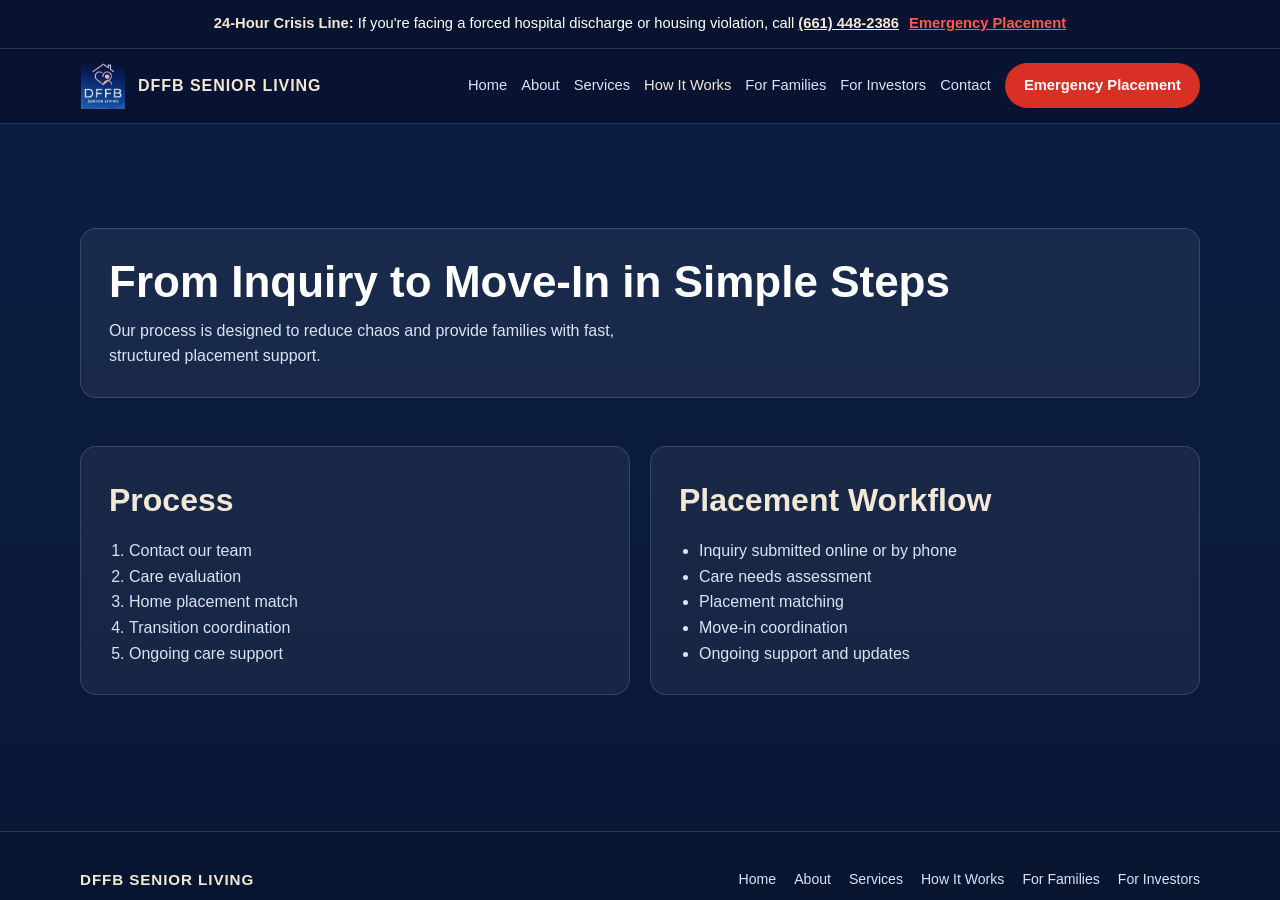
<file: dffbwebsite/faq.html>
<!DOCTYPE html>
<html lang="en">
<head>
    <meta charset="UTF-8">
    <meta http-equiv="refresh" content="0; url=how-it-works.html">
    <meta name="viewport" content="width=device-width, initial-scale=1.0">
    <title>Redirecting to How It Works</title>
</head>
<body>
    <p>Redirecting to <a href="how-it-works.html">How It Works</a>...</p>
</body>
</html>
</file>
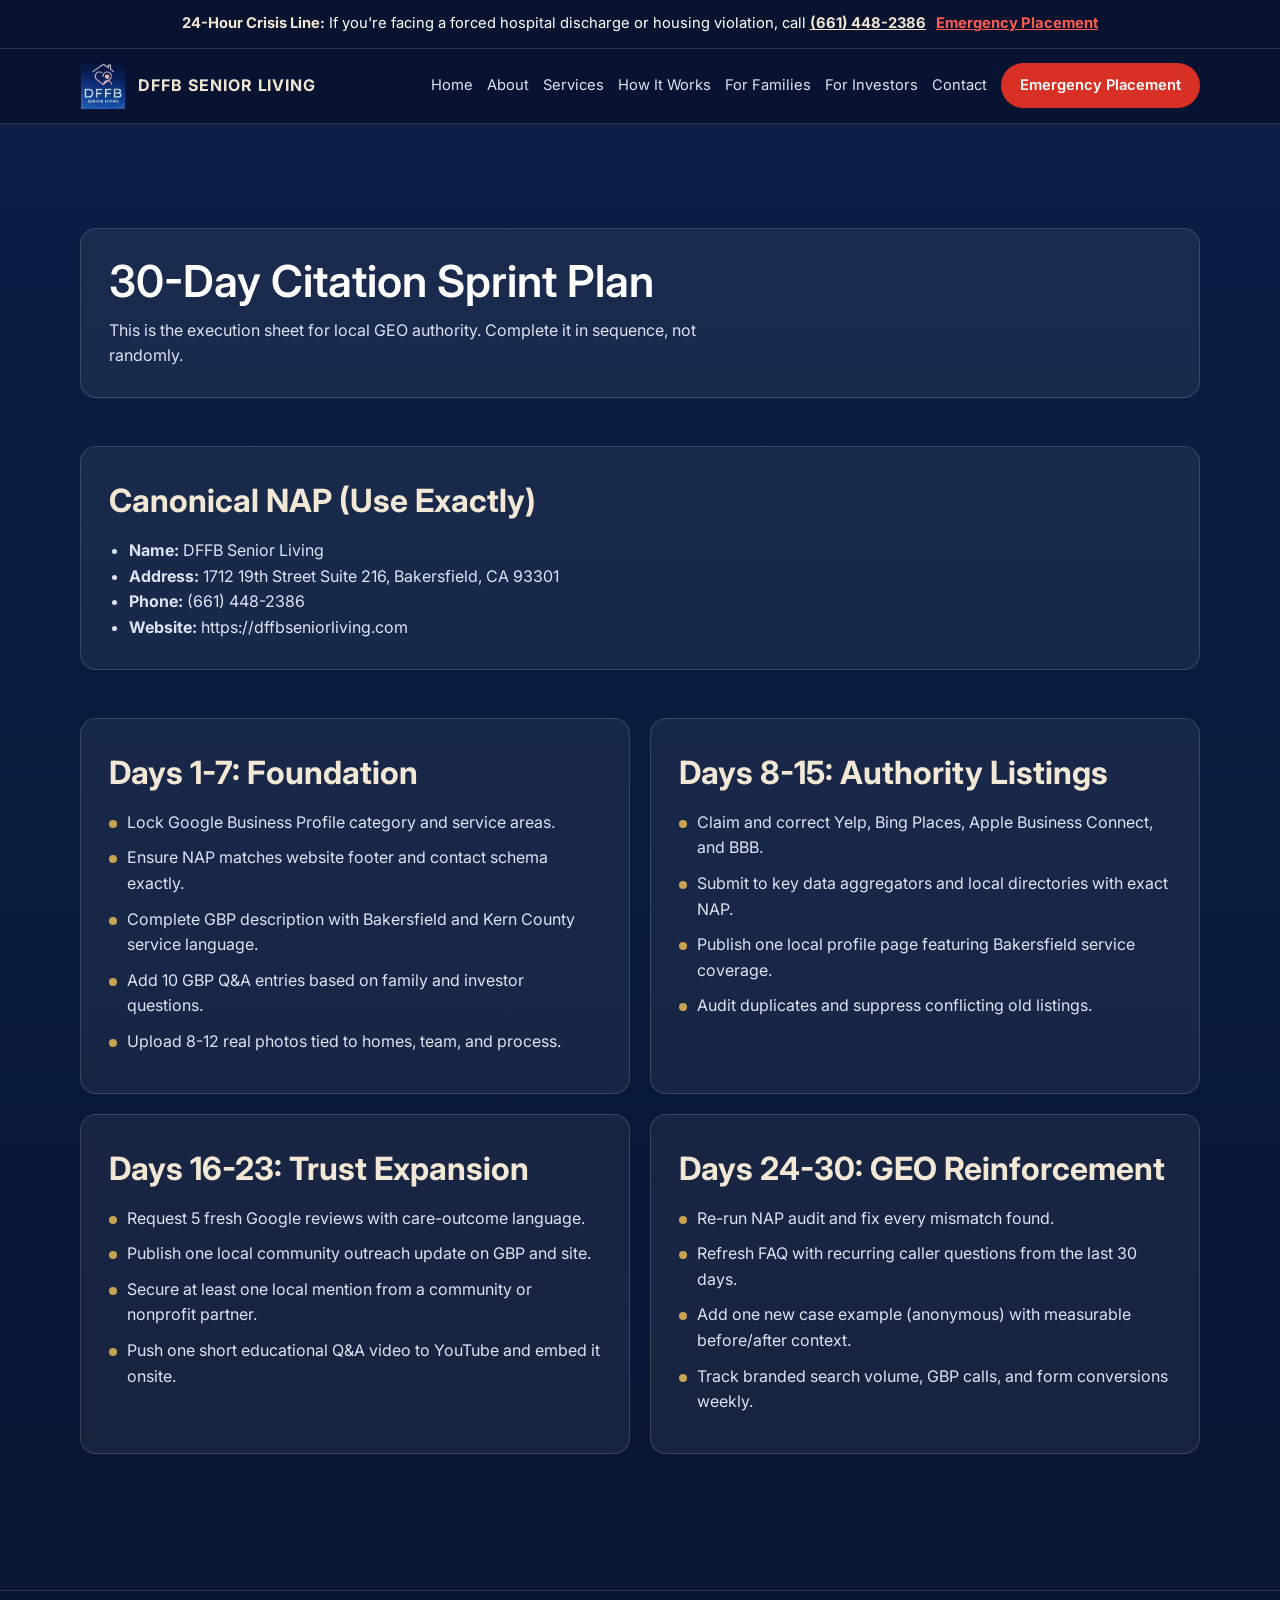
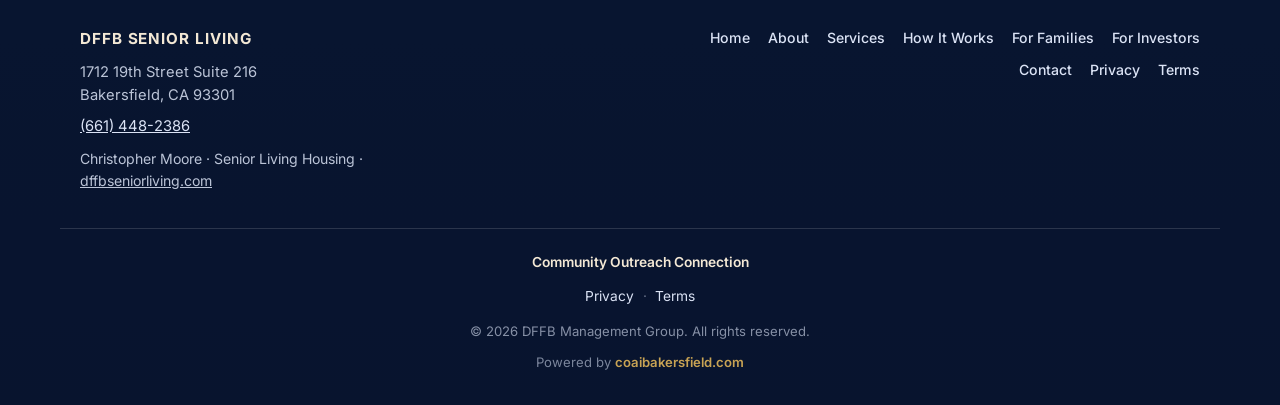
<file: dffbwebsite/geo-citation-sprint.html>
<!DOCTYPE html>
<html lang="en">
<head>
    <meta charset="UTF-8">
    <meta name="viewport" content="width=device-width, initial-scale=1.0">
    <title>30-Day GEO Citation Sprint | DFFB Senior Living</title>
    <meta name="description" content="30-day citation sprint plan to strengthen local GEO signals for DFFB Senior Living.">
    <link rel="preconnect" href="https://fonts.googleapis.com">
    <link href="https://fonts.googleapis.com/css2?family=Inter:wght@400;500;600;700&display=swap" rel="stylesheet">
    <link rel="stylesheet" href="styles.css">
</head>
<body>
    <div class="top-alert">
        <strong>24-Hour Crisis Line:</strong> If you're facing a forced hospital discharge or housing violation, call
        <a href="tel:+16614482386">(661) 448-2386</a>
        <a class="emergency-link" href="contact.html">Emergency Placement</a>
    </div>
    <header class="site-header">
        <div class="header-inner">
            <a class="brand" href="index.html">
                <img src="dffb-logo.png" alt="DFFB Senior Living logo">
                <span>DFFB SENIOR LIVING</span>
            </a>
            <button class="nav-toggle" type="button" aria-expanded="false" aria-controls="primary-nav" aria-label="Open menu">Menu</button>
            <nav id="primary-nav" aria-label="Primary">
                <a href="index.html">Home</a>
                <a href="about.html">About</a>
                <a href="services.html">Services</a>
                <a href="how-it-works.html">How It Works</a>
                <a href="families.html">For Families</a>
                <a href="investors.html">For Investors</a>
                <a href="contact.html">Contact</a>
                <a href="contact.html" class="btn btn-danger">Emergency Placement</a>
            </nav>
        </div>
    </header>
    <main>
        <section class="panel">
            <h1>30-Day Citation Sprint Plan</h1>
            <p>This is the execution sheet for local GEO authority. Complete it in sequence, not randomly.</p>
        </section>

        <section class="card">
            <h2>Canonical NAP (Use Exactly)</h2>
            <ul>
                <li><strong>Name:</strong> DFFB Senior Living</li>
                <li><strong>Address:</strong> 1712 19th Street Suite 216, Bakersfield, CA 93301</li>
                <li><strong>Phone:</strong> (661) 448-2386</li>
                <li><strong>Website:</strong> https://dffbseniorliving.com</li>
            </ul>
        </section>

        <section class="grid-2">
            <article class="card">
                <h2>Days 1-7: Foundation</h2>
                <ul class="trust-list">
                    <li>Lock Google Business Profile category and service areas.</li>
                    <li>Ensure NAP matches website footer and contact schema exactly.</li>
                    <li>Complete GBP description with Bakersfield and Kern County service language.</li>
                    <li>Add 10 GBP Q&amp;A entries based on family and investor questions.</li>
                    <li>Upload 8-12 real photos tied to homes, team, and process.</li>
                </ul>
            </article>
            <article class="card">
                <h2>Days 8-15: Authority Listings</h2>
                <ul class="trust-list">
                    <li>Claim and correct Yelp, Bing Places, Apple Business Connect, and BBB.</li>
                    <li>Submit to key data aggregators and local directories with exact NAP.</li>
                    <li>Publish one local profile page featuring Bakersfield service coverage.</li>
                    <li>Audit duplicates and suppress conflicting old listings.</li>
                </ul>
            </article>
            <article class="card">
                <h2>Days 16-23: Trust Expansion</h2>
                <ul class="trust-list">
                    <li>Request 5 fresh Google reviews with care-outcome language.</li>
                    <li>Publish one local community outreach update on GBP and site.</li>
                    <li>Secure at least one local mention from a community or nonprofit partner.</li>
                    <li>Push one short educational Q&amp;A video to YouTube and embed it onsite.</li>
                </ul>
            </article>
            <article class="card">
                <h2>Days 24-30: GEO Reinforcement</h2>
                <ul class="trust-list">
                    <li>Re-run NAP audit and fix every mismatch found.</li>
                    <li>Refresh FAQ with recurring caller questions from the last 30 days.</li>
                    <li>Add one new case example (anonymous) with measurable before/after context.</li>
                    <li>Track branded search volume, GBP calls, and form conversions weekly.</li>
                </ul>
            </article>
        </section>
    </main>
    <footer class="site-footer">
        <div class="footer-inner">
            <div class="footer-col">
                <p class="footer-heading">DFFB SENIOR LIVING</p>
                <p class="footer-address">1712 19th Street Suite 216<br>Bakersfield, CA 93301</p>
                <p><a href="tel:+16614482386">(661) 448-2386</a></p>
                <p class="footer-sub">Christopher Moore · Senior Living Housing · <a href="https://dffbseniorliving.com" target="_blank" rel="noopener">dffbseniorliving.com</a></p>
            </div>
            <nav class="footer-nav" aria-label="Footer">
                <a href="index.html">Home</a>
                <a href="about.html">About</a>
                <a href="services.html">Services</a>
                <a href="how-it-works.html">How It Works</a>
                <a href="families.html">For Families</a>
                <a href="investors.html">For Investors</a>
                <a href="contact.html">Contact</a>
                <a href="privacy.html">Privacy</a>
                <a href="terms.html">Terms</a>
            </nav>
        </div>
        <div class="footer-bottom">
            <p class="footer-links-row">
                <a href="https://linktr.ee/DFFB.MANAGEMENTGROUP" target="_blank" rel="noopener">Community Outreach Connection</a>
            </p>
            <p class="footer-legal"><a href="privacy.html">Privacy</a><span class="footer-dot"> · </span><a href="terms.html">Terms</a></p>
            <p class="footer-copy">© 2026 DFFB Management Group. All rights reserved.</p>
            <p class="footer-powered">Powered by <a href="https://coaibakersfield.com" target="_blank" rel="noopener noreferrer">coaibakersfield.com</a></p>
        </div>
    </footer>
    <script>
      (function () {
        const headerInner = document.querySelector(".header-inner");
        const navToggle = document.querySelector(".nav-toggle");
        if (!headerInner || !navToggle) return;
        navToggle.addEventListener("click", function () {
          const open = headerInner.classList.toggle("menu-open");
          navToggle.setAttribute("aria-expanded", String(open));
        });
      })();
    </script>
</body>
</html>
</file>
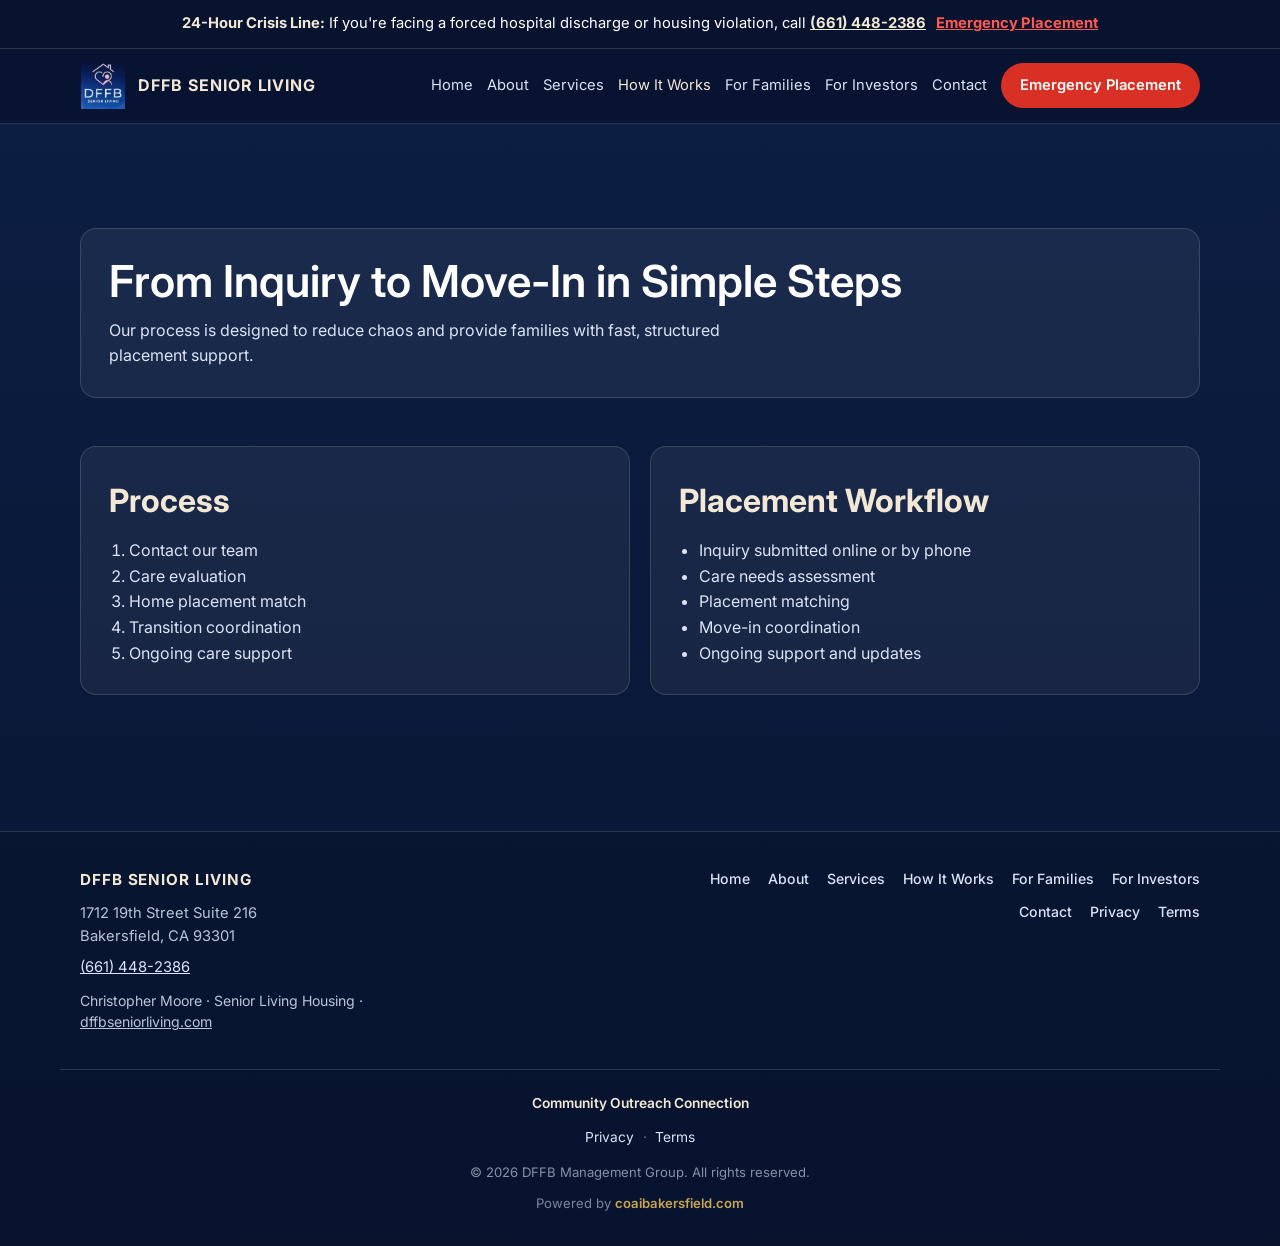
<file: dffbwebsite/how-it-works.html>
<!DOCTYPE html>
<html lang="en">
<head>
    <meta charset="UTF-8">
    <meta name="viewport" content="width=device-width, initial-scale=1.0">
    <title>How It Works | DFFB Senior Living</title>
    <meta name="description" content="From inquiry to move-in, see the DFFB Senior Living placement process in simple steps.">
    <meta name="geo.region" content="US-CA">
    <meta name="geo.placename" content="Bakersfield">
    <meta name="ICBM" content="35.3733, -119.0187">
    <meta property="og:title" content="How It Works | DFFB Senior Living">
    <meta property="og:description" content="See the simple senior placement process from first contact through ongoing care support.">
    <meta property="og:type" content="website">
    <meta property="og:url" content="https://dffbseniorliving.com/how-it-works.html">
    <link rel="canonical" href="https://dffbseniorliving.com/how-it-works.html">
    <link rel="preconnect" href="https://fonts.googleapis.com">
    <link href="https://fonts.googleapis.com/css2?family=Inter:wght@400;500;600;700&display=swap" rel="stylesheet">
    <link rel="stylesheet" href="styles.css">
    <script type="application/ld+json">
    {
      "@context": "https://schema.org",
      "@type": "HowTo",
      "name": "How DFFB Senior Living Placement Works",
      "description": "A step-by-step process from inquiry to move-in and ongoing support.",
      "step": [
        {
          "@type": "HowToStep",
          "name": "Contact our team"
        },
        {
          "@type": "HowToStep",
          "name": "Care evaluation"
        },
        {
          "@type": "HowToStep",
          "name": "Home placement match"
        },
        {
          "@type": "HowToStep",
          "name": "Transition coordination"
        },
        {
          "@type": "HowToStep",
          "name": "Ongoing care support"
        }
      ],
      "url": "https://dffbseniorliving.com/how-it-works.html"
    }
    </script>
</head>
<body>
    <div class="top-alert">
        <strong>24-Hour Crisis Line:</strong> If you're facing a forced hospital discharge or housing violation, call
        <a href="tel:+16614482386">(661) 448-2386</a>
        <a class="emergency-link" href="contact.html">Emergency Placement</a>
    </div>
    <header class="site-header">
        <div class="header-inner">
            <a class="brand" href="index.html">
                <img src="dffb-logo.png" alt="DFFB Senior Living logo">
                <span>DFFB SENIOR LIVING</span>
            </a>
            <button class="nav-toggle" type="button" aria-expanded="false" aria-controls="primary-nav" aria-label="Open menu">Menu</button>
            <nav id="primary-nav" aria-label="Primary">
                <a href="index.html">Home</a>
                <a href="about.html">About</a>
                <a href="services.html">Services</a>
                <a class="active" href="how-it-works.html">How It Works</a>
                <a href="families.html">For Families</a>
                <a href="investors.html">For Investors</a>
                <a href="contact.html">Contact</a>
                <a href="contact.html" class="btn btn-danger">Emergency Placement</a>
            </nav>
        </div>
    </header>

    <main>
        <section class="panel">
            <h1>From Inquiry to Move-In in Simple Steps</h1>
            <p>Our process is designed to reduce chaos and provide families with fast, structured placement support.</p>
        </section>

        <section class="grid-2">
            <article class="card">
                <h2>Process</h2>
                <ol>
                    <li>Contact our team</li>
                    <li>Care evaluation</li>
                    <li>Home placement match</li>
                    <li>Transition coordination</li>
                    <li>Ongoing care support</li>
                </ol>
            </article>
            <article class="card">
                <h2>Placement Workflow</h2>
                <ul>
                    <li>Inquiry submitted online or by phone</li>
                    <li>Care needs assessment</li>
                    <li>Placement matching</li>
                    <li>Move-in coordination</li>
                    <li>Ongoing support and updates</li>
                </ul>
            </article>
        </section>
    </main>

    <footer class="site-footer">
        <div class="footer-inner">
            <div class="footer-col">
                <p class="footer-heading">DFFB SENIOR LIVING</p>
                <p class="footer-address">1712 19th Street Suite 216<br>Bakersfield, CA 93301</p>
                <p><a href="tel:+16614482386">(661) 448-2386</a></p>
                <p class="footer-sub">Christopher Moore · Senior Living Housing · <a href="https://dffbseniorliving.com" target="_blank" rel="noopener">dffbseniorliving.com</a></p>
            </div>
            <nav class="footer-nav" aria-label="Footer">
                <a href="index.html">Home</a>
                <a href="about.html">About</a>
                <a href="services.html">Services</a>
                <a href="how-it-works.html">How It Works</a>
                <a href="families.html">For Families</a>
                <a href="investors.html">For Investors</a>
                <a href="contact.html">Contact</a>
                <a href="privacy.html">Privacy</a>
                <a href="terms.html">Terms</a>
            </nav>
        </div>
        <div class="footer-bottom">
            <p class="footer-links-row">
                <a href="https://linktr.ee/DFFB.MANAGEMENTGROUP" target="_blank" rel="noopener">Community Outreach Connection</a>
            </p>
            <p class="footer-legal"><a href="privacy.html">Privacy</a><span class="footer-dot"> · </span><a href="terms.html">Terms</a></p>
            <p class="footer-copy">© 2026 DFFB Management Group. All rights reserved.</p>
            <p class="footer-powered">Powered by <a href="https://coaibakersfield.com" target="_blank" rel="noopener noreferrer">coaibakersfield.com</a></p>
        </div>
    </footer>
    <script>
      (function () {
        const headerInner = document.querySelector(".header-inner");
        const navToggle = document.querySelector(".nav-toggle");
        if (!headerInner || !navToggle) return;
        navToggle.addEventListener("click", function () {
          const open = headerInner.classList.toggle("menu-open");
          navToggle.setAttribute("aria-expanded", String(open));
        });
      })();
    </script>
</body>
</html>
</file>
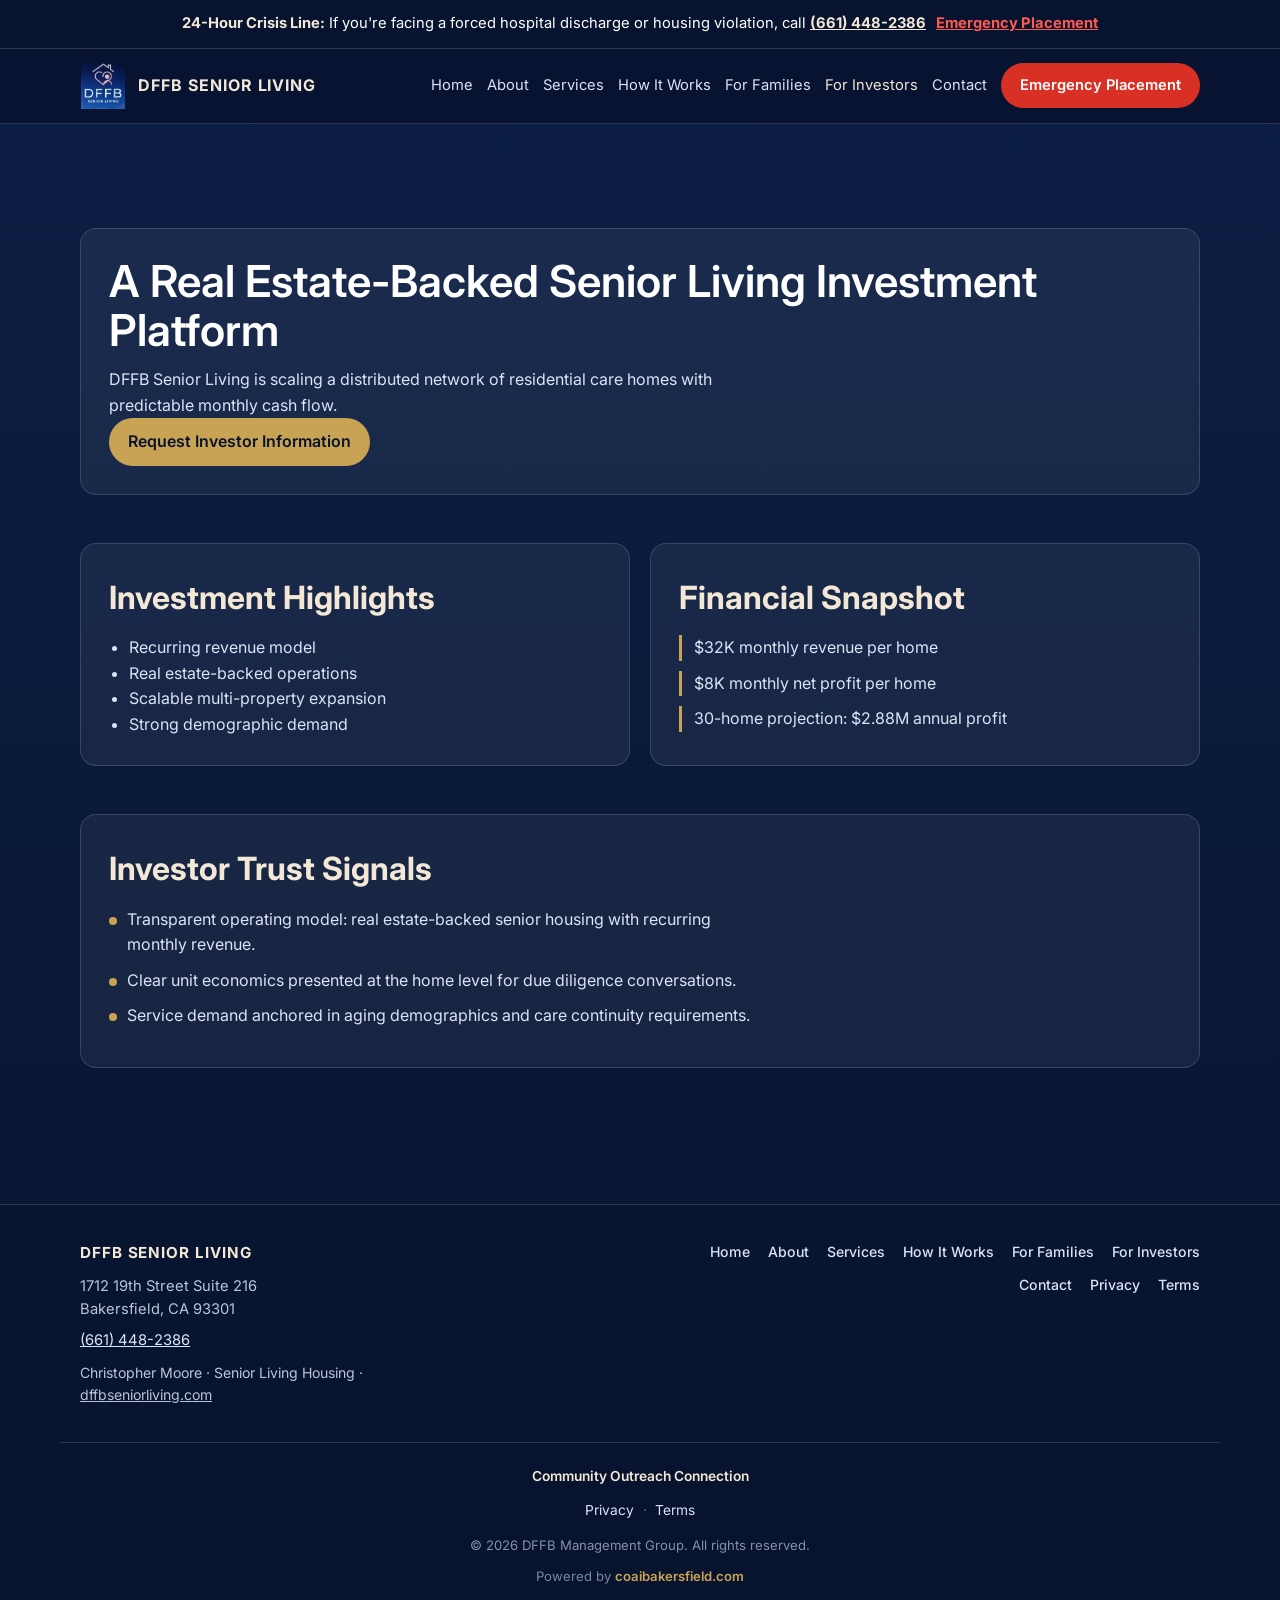
<file: dffbwebsite/investors.html>
<!DOCTYPE html>
<html lang="en">
<head>
    <meta charset="UTF-8">
    <meta name="viewport" content="width=device-width, initial-scale=1.0">
    <title>For Investors | DFFB Senior Living</title>
    <meta name="description" content="A real estate-backed senior living investment platform with recurring revenue and scalable expansion.">
    <meta name="geo.region" content="US-CA">
    <meta name="geo.placename" content="Bakersfield">
    <meta name="ICBM" content="35.3733, -119.0187">
    <meta property="og:title" content="For Investors | DFFB Senior Living">
    <meta property="og:description" content="Explore investment opportunities in DFFB's real estate-backed senior housing platform.">
    <meta property="og:type" content="website">
    <meta property="og:url" content="https://dffbseniorliving.com/investors.html">
    <link rel="canonical" href="https://dffbseniorliving.com/investors.html">
    <link rel="preconnect" href="https://fonts.googleapis.com">
    <link href="https://fonts.googleapis.com/css2?family=Inter:wght@400;500;600;700&display=swap" rel="stylesheet">
    <link rel="stylesheet" href="styles.css">
    <script type="application/ld+json">
    {
      "@context": "https://schema.org",
      "@type": "WebPage",
      "name": "For Investors - DFFB Senior Living",
      "url": "https://dffbseniorliving.com/investors.html",
      "description": "A real estate-backed senior living investment platform with recurring monthly cash flow and scalable expansion."
    }
    </script>
</head>
<body>
    <div class="top-alert">
        <strong>24-Hour Crisis Line:</strong> If you're facing a forced hospital discharge or housing violation, call
        <a href="tel:+16614482386">(661) 448-2386</a>
        <a class="emergency-link" href="contact.html">Emergency Placement</a>
    </div>
    <header class="site-header">
        <div class="header-inner">
            <a class="brand" href="index.html">
                <img src="dffb-logo.png" alt="DFFB Senior Living logo">
                <span>DFFB SENIOR LIVING</span>
            </a>
            <button class="nav-toggle" type="button" aria-expanded="false" aria-controls="primary-nav" aria-label="Open menu">Menu</button>
            <nav id="primary-nav" aria-label="Primary">
                <a href="index.html">Home</a>
                <a href="about.html">About</a>
                <a href="services.html">Services</a>
                <a href="how-it-works.html">How It Works</a>
                <a href="families.html">For Families</a>
                <a class="active" href="investors.html">For Investors</a>
                <a href="contact.html">Contact</a>
                <a href="contact.html" class="btn btn-danger">Emergency Placement</a>
            </nav>
        </div>
    </header>

    <main>
        <section class="panel">
            <h1>A Real Estate-Backed Senior Living Investment Platform</h1>
            <p>DFFB Senior Living is scaling a distributed network of residential care homes with predictable monthly cash flow.</p>
            <a href="contact.html" class="btn btn-primary">Request Investor Information</a>
        </section>

        <section class="grid-2">
            <article class="card">
                <h2>Investment Highlights</h2>
                <ul>
                    <li>Recurring revenue model</li>
                    <li>Real estate-backed operations</li>
                    <li>Scalable multi-property expansion</li>
                    <li>Strong demographic demand</li>
                </ul>
            </article>
            <article class="card">
                <h2>Financial Snapshot</h2>
                <div class="metric">$32K monthly revenue per home</div>
                <div class="metric">$8K monthly net profit per home</div>
                <div class="metric">30-home projection: $2.88M annual profit</div>
            </article>
        </section>

        <section class="card">
            <h2>Investor Trust Signals</h2>
            <ul class="trust-list">
                <li>Transparent operating model: real estate-backed senior housing with recurring monthly revenue.</li>
                <li>Clear unit economics presented at the home level for due diligence conversations.</li>
                <li>Service demand anchored in aging demographics and care continuity requirements.</li>
            </ul>
        </section>
    </main>

    <footer class="site-footer">
        <div class="footer-inner">
            <div class="footer-col">
                <p class="footer-heading">DFFB SENIOR LIVING</p>
                <p class="footer-address">1712 19th Street Suite 216<br>Bakersfield, CA 93301</p>
                <p><a href="tel:+16614482386">(661) 448-2386</a></p>
                <p class="footer-sub">Christopher Moore · Senior Living Housing · <a href="https://dffbseniorliving.com" target="_blank" rel="noopener">dffbseniorliving.com</a></p>
            </div>
            <nav class="footer-nav" aria-label="Footer">
                <a href="index.html">Home</a>
                <a href="about.html">About</a>
                <a href="services.html">Services</a>
                <a href="how-it-works.html">How It Works</a>
                <a href="families.html">For Families</a>
                <a href="investors.html">For Investors</a>
                <a href="contact.html">Contact</a>
                <a href="privacy.html">Privacy</a>
                <a href="terms.html">Terms</a>
            </nav>
        </div>
        <div class="footer-bottom">
            <p class="footer-links-row">
                <a href="https://linktr.ee/DFFB.MANAGEMENTGROUP" target="_blank" rel="noopener">Community Outreach Connection</a>
            </p>
            <p class="footer-legal"><a href="privacy.html">Privacy</a><span class="footer-dot"> · </span><a href="terms.html">Terms</a></p>
            <p class="footer-copy">© 2026 DFFB Management Group. All rights reserved.</p>
            <p class="footer-powered">Powered by <a href="https://coaibakersfield.com" target="_blank" rel="noopener noreferrer">coaibakersfield.com</a></p>
        </div>
    </footer>
    <script>
      (function () {
        const headerInner = document.querySelector(".header-inner");
        const navToggle = document.querySelector(".nav-toggle");
        if (!headerInner || !navToggle) return;
        navToggle.addEventListener("click", function () {
          const open = headerInner.classList.toggle("menu-open");
          navToggle.setAttribute("aria-expanded", String(open));
        });
      })();
    </script>
</body>
</html>
</file>
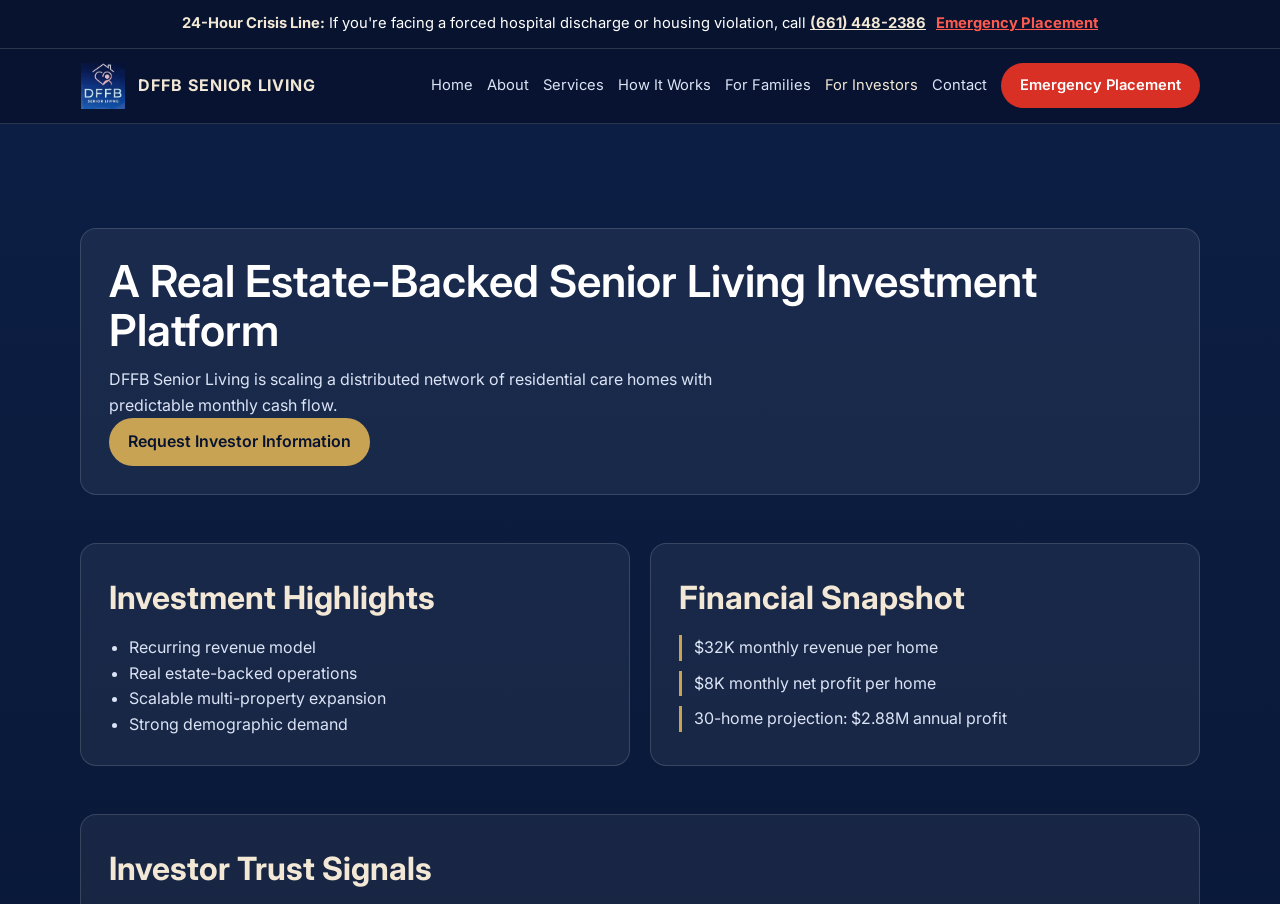
<file: dffbwebsite/partner.html>
<!DOCTYPE html>
<html lang="en">
<head>
    <meta charset="UTF-8">
    <meta http-equiv="refresh" content="0; url=investors.html">
    <meta name="viewport" content="width=device-width, initial-scale=1.0">
    <title>Redirecting to For Investors</title>
</head>
<body>
    <p>Redirecting to <a href="investors.html">For Investors</a>...</p>
</body>
</html>
</file>
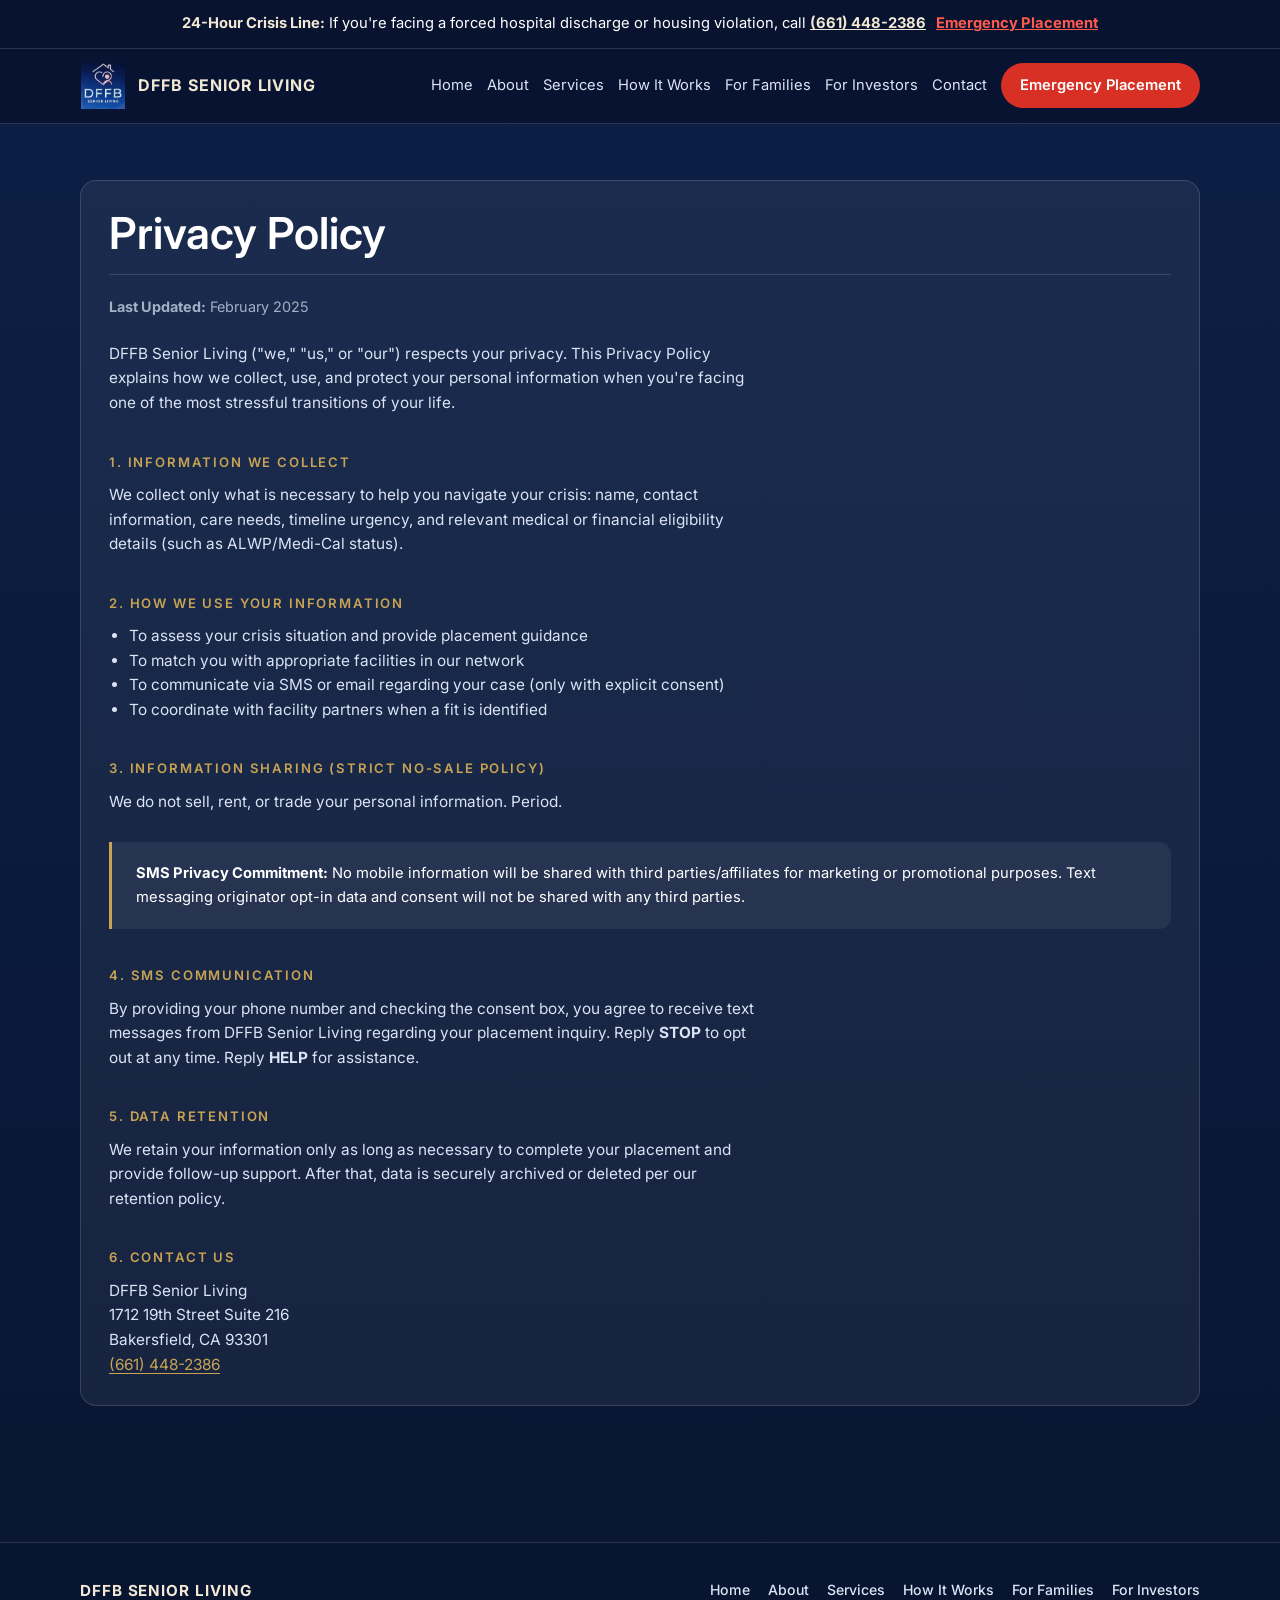
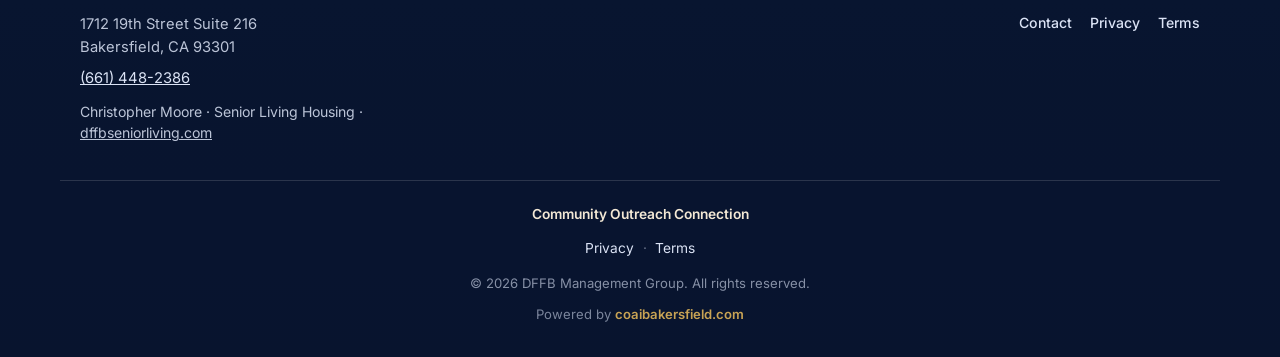
<file: dffbwebsite/privacy.html>
<!DOCTYPE html>
<html lang="en">
<head>
<script async src="https://www.googletagmanager.com/gtag/js?id=G-XNGD74ZHB4"></script>
<script>
  window.dataLayer = window.dataLayer || [];
  function gtag(){dataLayer.push(arguments);}
  gtag('js', new Date());
  gtag('config', 'G-XNGD74ZHB4');
</script>
    <meta charset="UTF-8">
    <meta name="viewport" content="width=device-width, initial-scale=1.0">
    <title>Privacy Policy | DFFB Senior Living</title>
    <meta name="description" content="Privacy Policy for DFFB Senior Living. How we collect, use, and protect your information.">
    <link rel="preconnect" href="https://fonts.googleapis.com">
    <link href="https://fonts.googleapis.com/css2?family=Inter:wght@400;500;600;700&display=swap" rel="stylesheet">
    <link rel="stylesheet" href="styles.css">
</head>
<body>
    <div class="top-alert">
        <strong>24-Hour Crisis Line:</strong> If you're facing a forced hospital discharge or housing violation, call
        <a href="tel:+16614482386">(661) 448-2386</a>
        <a class="emergency-link" href="contact.html">Emergency Placement</a>
    </div>
    <header class="site-header">
        <div class="header-inner">
            <a class="brand" href="index.html">
                <img src="dffb-logo.png" alt="DFFB Senior Living logo">
                <span>DFFB SENIOR LIVING</span>
            </a>
            <button class="nav-toggle" type="button" aria-expanded="false" aria-controls="primary-nav" aria-label="Open menu">Menu</button>
            <nav id="primary-nav" aria-label="Primary">
                <a href="index.html">Home</a>
                <a href="about.html">About</a>
                <a href="services.html">Services</a>
                <a href="how-it-works.html">How It Works</a>
                <a href="families.html">For Families</a>
                <a href="investors.html">For Investors</a>
                <a href="contact.html">Contact</a>
                <a href="contact.html" class="btn btn-danger">Emergency Placement</a>
            </nav>
        </div>
    </header>

    <main>
        <article class="card legal-prose">
            <h1>Privacy Policy</h1>
            <p class="legal-meta"><strong>Last Updated:</strong> February 2025</p>

            <p>DFFB Senior Living ("we," "us," or "our") respects your privacy. This Privacy Policy explains how we collect, use, and protect your personal information when you're facing one of the most stressful transitions of your life.</p>

            <h2>1. Information We Collect</h2>
            <p>We collect only what is necessary to help you navigate your crisis: name, contact information, care needs, timeline urgency, and relevant medical or financial eligibility details (such as ALWP/Medi-Cal status).</p>

            <h2>2. How We Use Your Information</h2>
            <ul>
                <li>To assess your crisis situation and provide placement guidance</li>
                <li>To match you with appropriate facilities in our network</li>
                <li>To communicate via SMS or email regarding your case (only with explicit consent)</li>
                <li>To coordinate with facility partners when a fit is identified</li>
            </ul>

            <h2>3. Information Sharing (Strict No-Sale Policy)</h2>
            <p>We do not sell, rent, or trade your personal information. Period.</p>

            <div class="compliance-box">
                <strong>SMS Privacy Commitment:</strong> No mobile information will be shared with third parties/affiliates for marketing or promotional purposes. Text messaging originator opt-in data and consent will not be shared with any third parties.
            </div>

            <h2>4. SMS Communication</h2>
            <p>By providing your phone number and checking the consent box, you agree to receive text messages from DFFB Senior Living regarding your placement inquiry. Reply <strong>STOP</strong> to opt out at any time. Reply <strong>HELP</strong> for assistance.</p>

            <h2>5. Data Retention</h2>
            <p>We retain your information only as long as necessary to complete your placement and provide follow-up support. After that, data is securely archived or deleted per our retention policy.</p>

            <h2>6. Contact Us</h2>
            <p>DFFB Senior Living<br>
            1712 19th Street Suite 216<br>
            Bakersfield, CA 93301<br>
            <a class="legal-link" href="tel:+16614482386">(661) 448-2386</a></p>
        </article>
    </main>

    <footer class="site-footer">
        <div class="footer-inner">
            <div class="footer-col">
                <p class="footer-heading">DFFB SENIOR LIVING</p>
                <p class="footer-address">1712 19th Street Suite 216<br>Bakersfield, CA 93301</p>
                <p><a href="tel:+16614482386">(661) 448-2386</a></p>
                <p class="footer-sub">Christopher Moore · Senior Living Housing · <a href="https://dffbseniorliving.com" target="_blank" rel="noopener">dffbseniorliving.com</a></p>
            </div>
            <nav class="footer-nav" aria-label="Footer">
                <a href="index.html">Home</a>
                <a href="about.html">About</a>
                <a href="services.html">Services</a>
                <a href="how-it-works.html">How It Works</a>
                <a href="families.html">For Families</a>
                <a href="investors.html">For Investors</a>
                <a href="contact.html">Contact</a>
                <a href="privacy.html">Privacy</a>
                <a href="terms.html">Terms</a>
            </nav>
        </div>
        <div class="footer-bottom">
            <p class="footer-links-row">
                <a href="https://linktr.ee/DFFB.MANAGEMENTGROUP" target="_blank" rel="noopener">Community Outreach Connection</a>
            </p>
            <p class="footer-legal"><a href="privacy.html">Privacy</a><span class="footer-dot"> · </span><a href="terms.html">Terms</a></p>
            <p class="footer-copy">© 2026 DFFB Management Group. All rights reserved.</p>
            <p class="footer-powered">Powered by <a href="https://coaibakersfield.com" target="_blank" rel="noopener noreferrer">coaibakersfield.com</a></p>
        </div>
    </footer>
    <script>
      (function () {
        const headerInner = document.querySelector(".header-inner");
        const navToggle = document.querySelector(".nav-toggle");
        if (!headerInner || !navToggle) return;
        navToggle.addEventListener("click", function () {
          const open = headerInner.classList.toggle("menu-open");
          navToggle.setAttribute("aria-expanded", String(open));
        });
      })();
    </script>
</body>
</html>
</file>
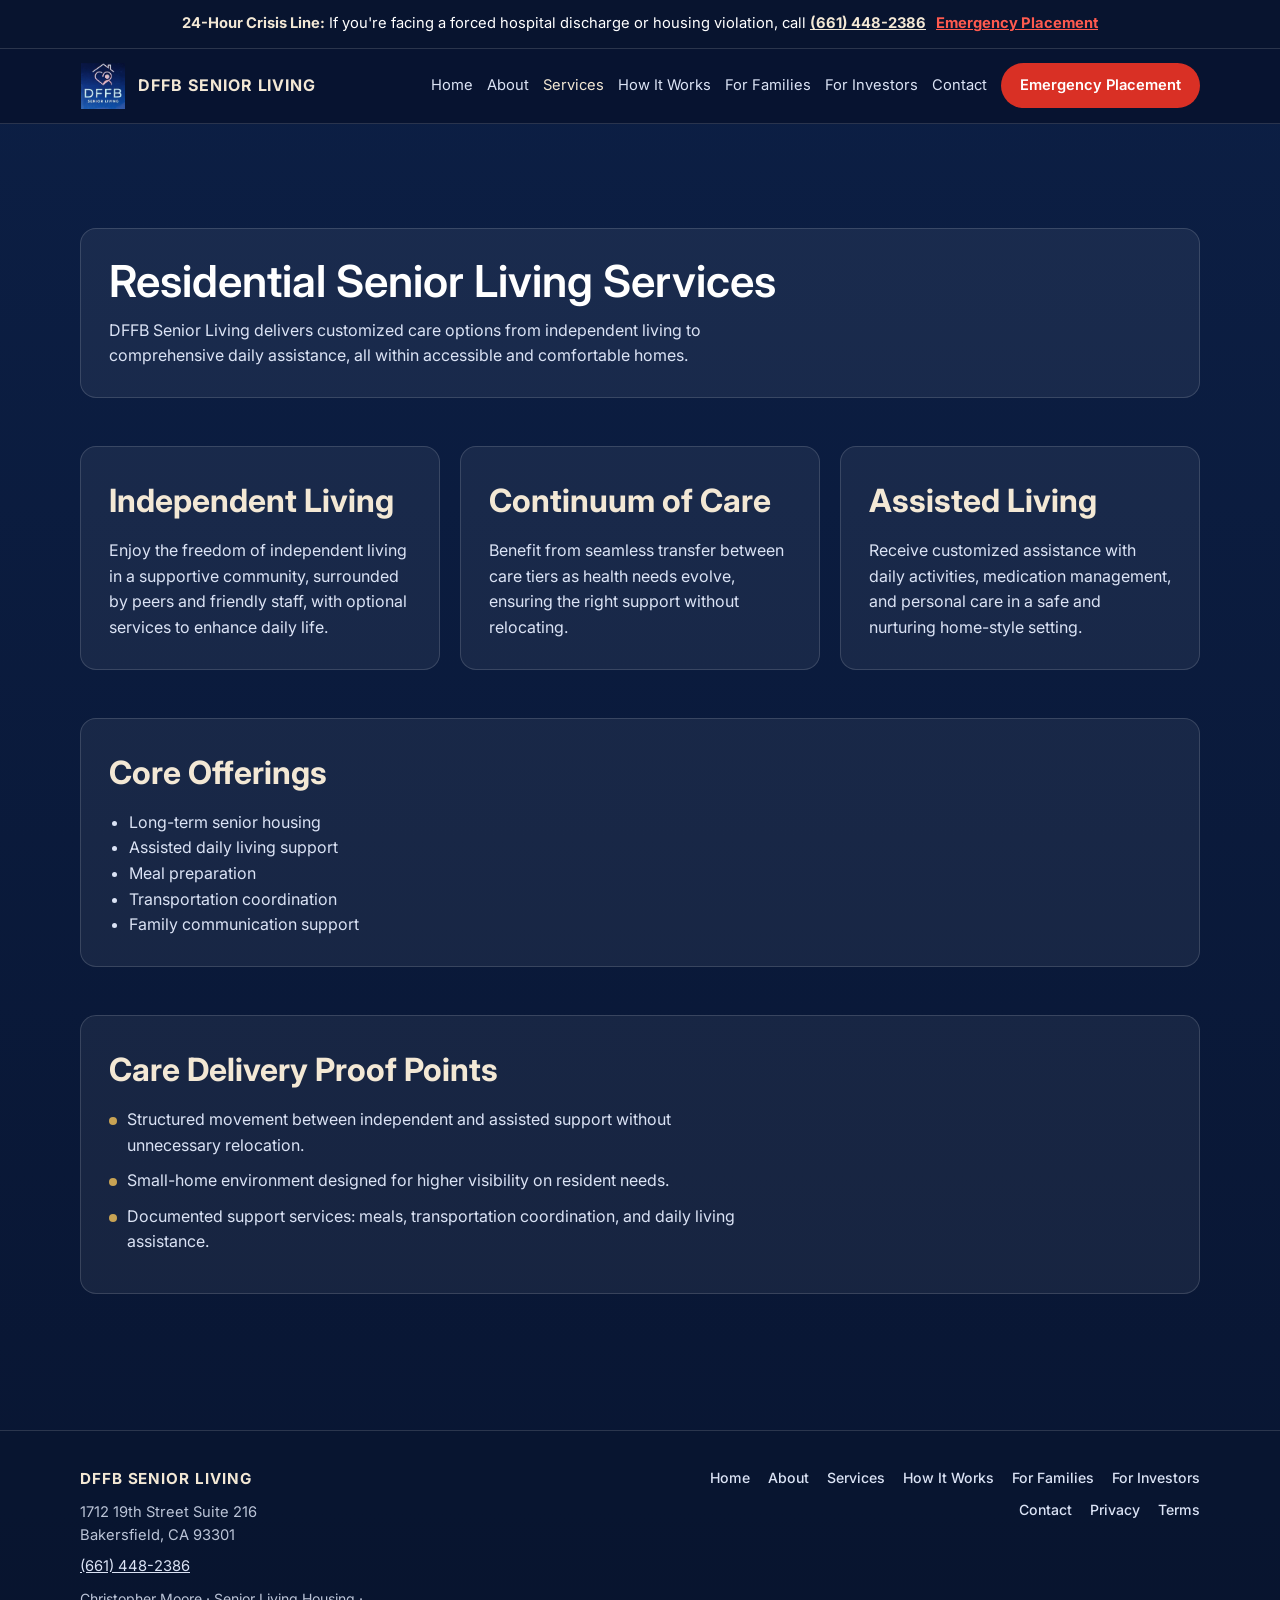
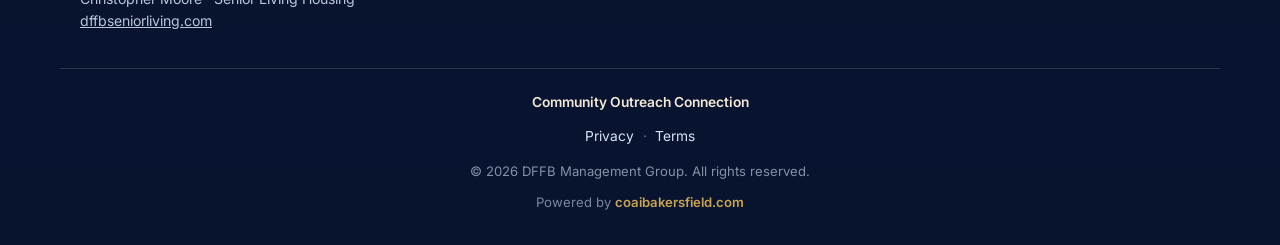
<file: dffbwebsite/services.html>
<!DOCTYPE html>
<html lang="en">
<head>
    <meta charset="UTF-8">
    <meta name="viewport" content="width=device-width, initial-scale=1.0">
    <title>Services | DFFB Senior Living</title>
    <meta name="description" content="Explore DFFB Senior Living services from independent living through assisted care in home-style residences.">
    <meta name="geo.region" content="US-CA">
    <meta name="geo.placename" content="Bakersfield">
    <meta name="ICBM" content="35.3733, -119.0187">
    <meta property="og:title" content="Services | DFFB Senior Living">
    <meta property="og:description" content="Independent living, continuum of care, and assisted living services in home-style residences.">
    <meta property="og:type" content="website">
    <meta property="og:url" content="https://dffbseniorliving.com/services.html">
    <link rel="canonical" href="https://dffbseniorliving.com/services.html">
    <link rel="preconnect" href="https://fonts.googleapis.com">
    <link href="https://fonts.googleapis.com/css2?family=Inter:wght@400;500;600;700&display=swap" rel="stylesheet">
    <link rel="stylesheet" href="styles.css">
    <script type="application/ld+json">
    {
      "@context": "https://schema.org",
      "@type": "Service",
      "name": "Residential Senior Living Services",
      "provider": {
        "@type": "Organization",
        "name": "DFFB Senior Living"
      },
      "serviceType": "Independent living, continuum of care, assisted living",
      "areaServed": [
        "Bakersfield",
        "Kern County",
        "California"
      ],
      "url": "https://dffbseniorliving.com/services.html"
    }
    </script>
</head>
<body>
    <div class="top-alert">
        <strong>24-Hour Crisis Line:</strong> If you're facing a forced hospital discharge or housing violation, call
        <a href="tel:+16614482386">(661) 448-2386</a>
        <a class="emergency-link" href="contact.html">Emergency Placement</a>
    </div>
    <header class="site-header">
        <div class="header-inner">
            <a class="brand" href="index.html">
                <img src="dffb-logo.png" alt="DFFB Senior Living logo">
                <span>DFFB SENIOR LIVING</span>
            </a>
            <button class="nav-toggle" type="button" aria-expanded="false" aria-controls="primary-nav" aria-label="Open menu">Menu</button>
            <nav id="primary-nav" aria-label="Primary">
                <a href="index.html">Home</a>
                <a href="about.html">About</a>
                <a class="active" href="services.html">Services</a>
                <a href="how-it-works.html">How It Works</a>
                <a href="families.html">For Families</a>
                <a href="investors.html">For Investors</a>
                <a href="contact.html">Contact</a>
                <a href="contact.html" class="btn btn-danger">Emergency Placement</a>
            </nav>
        </div>
    </header>

    <main>
        <section class="panel">
            <h1>Residential Senior Living Services</h1>
            <p>DFFB Senior Living delivers customized care options from independent living to comprehensive daily assistance, all within accessible and comfortable homes.</p>
        </section>

        <section class="grid-3">
            <article class="card">
                <h2>Independent Living</h2>
                <p>Enjoy the freedom of independent living in a supportive community, surrounded by peers and friendly staff, with optional services to enhance daily life.</p>
            </article>
            <article class="card">
                <h2>Continuum of Care</h2>
                <p>Benefit from seamless transfer between care tiers as health needs evolve, ensuring the right support without relocating.</p>
            </article>
            <article class="card">
                <h2>Assisted Living</h2>
                <p>Receive customized assistance with daily activities, medication management, and personal care in a safe and nurturing home-style setting.</p>
            </article>
        </section>

        <section class="card">
            <h2>Core Offerings</h2>
            <ul>
                <li>Long-term senior housing</li>
                <li>Assisted daily living support</li>
                <li>Meal preparation</li>
                <li>Transportation coordination</li>
                <li>Family communication support</li>
            </ul>
        </section>

        <section class="card">
            <h2>Care Delivery Proof Points</h2>
            <ul class="trust-list">
                <li>Structured movement between independent and assisted support without unnecessary relocation.</li>
                <li>Small-home environment designed for higher visibility on resident needs.</li>
                <li>Documented support services: meals, transportation coordination, and daily living assistance.</li>
            </ul>
        </section>
    </main>

    <footer class="site-footer">
        <div class="footer-inner">
            <div class="footer-col">
                <p class="footer-heading">DFFB SENIOR LIVING</p>
                <p class="footer-address">1712 19th Street Suite 216<br>Bakersfield, CA 93301</p>
                <p><a href="tel:+16614482386">(661) 448-2386</a></p>
                <p class="footer-sub">Christopher Moore · Senior Living Housing · <a href="https://dffbseniorliving.com" target="_blank" rel="noopener">dffbseniorliving.com</a></p>
            </div>
            <nav class="footer-nav" aria-label="Footer">
                <a href="index.html">Home</a>
                <a href="about.html">About</a>
                <a href="services.html">Services</a>
                <a href="how-it-works.html">How It Works</a>
                <a href="families.html">For Families</a>
                <a href="investors.html">For Investors</a>
                <a href="contact.html">Contact</a>
                <a href="privacy.html">Privacy</a>
                <a href="terms.html">Terms</a>
            </nav>
        </div>
        <div class="footer-bottom">
            <p class="footer-links-row">
                <a href="https://linktr.ee/DFFB.MANAGEMENTGROUP" target="_blank" rel="noopener">Community Outreach Connection</a>
            </p>
            <p class="footer-legal"><a href="privacy.html">Privacy</a><span class="footer-dot"> · </span><a href="terms.html">Terms</a></p>
            <p class="footer-copy">© 2026 DFFB Management Group. All rights reserved.</p>
            <p class="footer-powered">Powered by <a href="https://coaibakersfield.com" target="_blank" rel="noopener noreferrer">coaibakersfield.com</a></p>
        </div>
    </footer>
    <script>
      (function () {
        const headerInner = document.querySelector(".header-inner");
        const navToggle = document.querySelector(".nav-toggle");
        if (!headerInner || !navToggle) return;
        navToggle.addEventListener("click", function () {
          const open = headerInner.classList.toggle("menu-open");
          navToggle.setAttribute("aria-expanded", String(open));
        });
      })();
    </script>
</body>
</html>
</file>
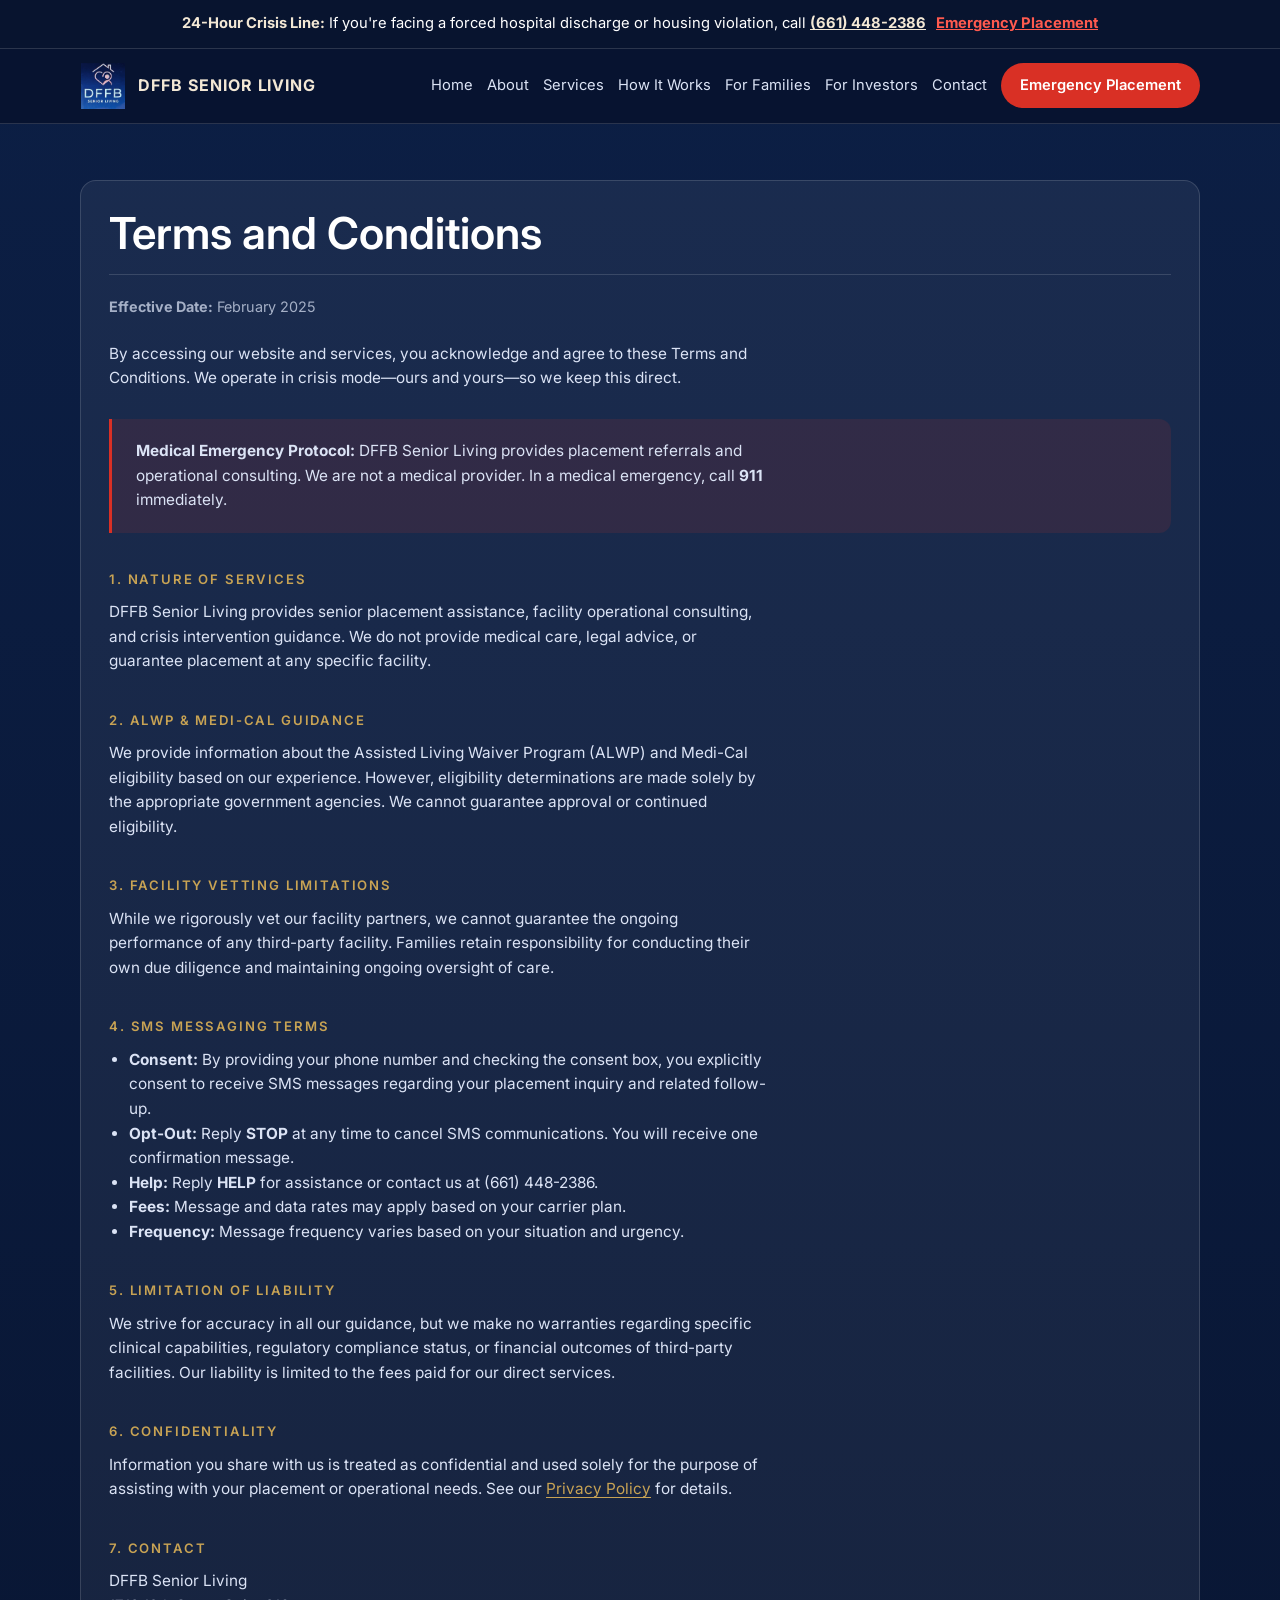
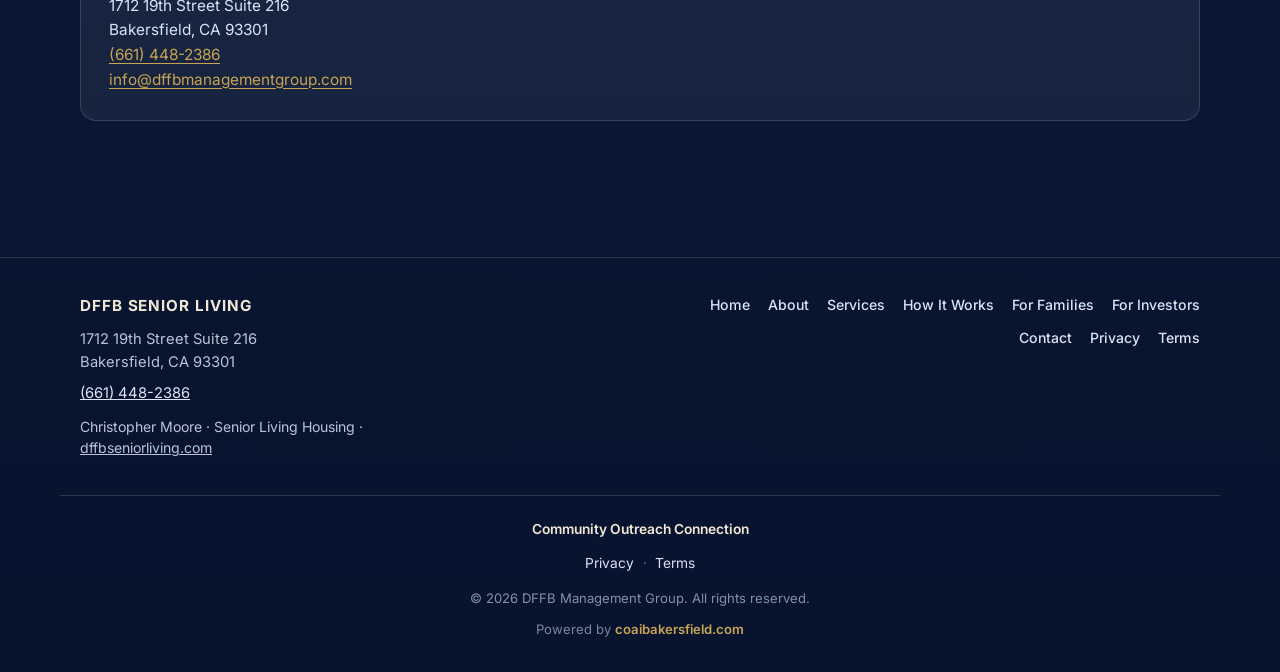
<file: dffbwebsite/terms.html>
<!DOCTYPE html>
<html lang="en">
<head>
<script async src="https://www.googletagmanager.com/gtag/js?id=G-XNGD74ZHB4"></script>
<script>
  window.dataLayer = window.dataLayer || [];
  function gtag(){dataLayer.push(arguments);}
  gtag('js', new Date());
  gtag('config', 'G-XNGD74ZHB4');
</script>
    <meta charset="UTF-8">
    <meta name="viewport" content="width=device-width, initial-scale=1.0">
    <title>Terms and Conditions | DFFB Senior Living</title>
    <meta name="description" content="Terms and Conditions for DFFB Senior Living website and services.">
    <link rel="preconnect" href="https://fonts.googleapis.com">
    <link href="https://fonts.googleapis.com/css2?family=Inter:wght@400;500;600;700&display=swap" rel="stylesheet">
    <link rel="stylesheet" href="styles.css">
</head>
<body>
    <div class="top-alert">
        <strong>24-Hour Crisis Line:</strong> If you're facing a forced hospital discharge or housing violation, call
        <a href="tel:+16614482386">(661) 448-2386</a>
        <a class="emergency-link" href="contact.html">Emergency Placement</a>
    </div>
    <header class="site-header">
        <div class="header-inner">
            <a class="brand" href="index.html">
                <img src="dffb-logo.png" alt="DFFB Senior Living logo">
                <span>DFFB SENIOR LIVING</span>
            </a>
            <button class="nav-toggle" type="button" aria-expanded="false" aria-controls="primary-nav" aria-label="Open menu">Menu</button>
            <nav id="primary-nav" aria-label="Primary">
                <a href="index.html">Home</a>
                <a href="about.html">About</a>
                <a href="services.html">Services</a>
                <a href="how-it-works.html">How It Works</a>
                <a href="families.html">For Families</a>
                <a href="investors.html">For Investors</a>
                <a href="contact.html">Contact</a>
                <a href="contact.html" class="btn btn-danger">Emergency Placement</a>
            </nav>
        </div>
    </header>

    <main>
        <article class="card legal-prose">
            <h1>Terms and Conditions</h1>
            <p class="legal-meta"><strong>Effective Date:</strong> February 2025</p>

            <p>By accessing our website and services, you acknowledge and agree to these Terms and Conditions. We operate in crisis mode—ours and yours—so we keep this direct.</p>

            <div class="warning-box">
                <p><strong>Medical Emergency Protocol:</strong> DFFB Senior Living provides placement referrals and operational consulting. We are not a medical provider. In a medical emergency, call <strong>911</strong> immediately.</p>
            </div>

            <h2>1. Nature of Services</h2>
            <p>DFFB Senior Living provides senior placement assistance, facility operational consulting, and crisis intervention guidance. We do not provide medical care, legal advice, or guarantee placement at any specific facility.</p>

            <h2>2. ALWP &amp; Medi-Cal Guidance</h2>
            <p>We provide information about the Assisted Living Waiver Program (ALWP) and Medi-Cal eligibility based on our experience. However, eligibility determinations are made solely by the appropriate government agencies. We cannot guarantee approval or continued eligibility.</p>

            <h2>3. Facility Vetting Limitations</h2>
            <p>While we rigorously vet our facility partners, we cannot guarantee the ongoing performance of any third-party facility. Families retain responsibility for conducting their own due diligence and maintaining ongoing oversight of care.</p>

            <h2>4. SMS Messaging Terms</h2>
            <ul>
                <li><strong>Consent:</strong> By providing your phone number and checking the consent box, you explicitly consent to receive SMS messages regarding your placement inquiry and related follow-up.</li>
                <li><strong>Opt-Out:</strong> Reply <strong>STOP</strong> at any time to cancel SMS communications. You will receive one confirmation message.</li>
                <li><strong>Help:</strong> Reply <strong>HELP</strong> for assistance or contact us at (661) 448-2386.</li>
                <li><strong>Fees:</strong> Message and data rates may apply based on your carrier plan.</li>
                <li><strong>Frequency:</strong> Message frequency varies based on your situation and urgency.</li>
            </ul>

            <h2>5. Limitation of Liability</h2>
            <p>We strive for accuracy in all our guidance, but we make no warranties regarding specific clinical capabilities, regulatory compliance status, or financial outcomes of third-party facilities. Our liability is limited to the fees paid for our direct services.</p>

            <h2>6. Confidentiality</h2>
            <p>Information you share with us is treated as confidential and used solely for the purpose of assisting with your placement or operational needs. See our <a class="legal-link" href="privacy.html">Privacy Policy</a> for details.</p>

            <h2>7. Contact</h2>
            <p>DFFB Senior Living<br>
            1712 19th Street Suite 216<br>
            Bakersfield, CA 93301<br>
            <a class="legal-link" href="tel:+16614482386">(661) 448-2386</a><br>
            <a class="legal-link" href="mailto:info@dffbmanagementgroup.com">info@dffbmanagementgroup.com</a></p>
        </article>
    </main>

    <footer class="site-footer">
        <div class="footer-inner">
            <div class="footer-col">
                <p class="footer-heading">DFFB SENIOR LIVING</p>
                <p class="footer-address">1712 19th Street Suite 216<br>Bakersfield, CA 93301</p>
                <p><a href="tel:+16614482386">(661) 448-2386</a></p>
                <p class="footer-sub">Christopher Moore · Senior Living Housing · <a href="https://dffbseniorliving.com" target="_blank" rel="noopener">dffbseniorliving.com</a></p>
            </div>
            <nav class="footer-nav" aria-label="Footer">
                <a href="index.html">Home</a>
                <a href="about.html">About</a>
                <a href="services.html">Services</a>
                <a href="how-it-works.html">How It Works</a>
                <a href="families.html">For Families</a>
                <a href="investors.html">For Investors</a>
                <a href="contact.html">Contact</a>
                <a href="privacy.html">Privacy</a>
                <a href="terms.html">Terms</a>
            </nav>
        </div>
        <div class="footer-bottom">
            <p class="footer-links-row">
                <a href="https://linktr.ee/DFFB.MANAGEMENTGROUP" target="_blank" rel="noopener">Community Outreach Connection</a>
            </p>
            <p class="footer-legal"><a href="privacy.html">Privacy</a><span class="footer-dot"> · </span><a href="terms.html">Terms</a></p>
            <p class="footer-copy">© 2026 DFFB Management Group. All rights reserved.</p>
            <p class="footer-powered">Powered by <a href="https://coaibakersfield.com" target="_blank" rel="noopener noreferrer">coaibakersfield.com</a></p>
        </div>
    </footer>
    <script>
      (function () {
        const headerInner = document.querySelector(".header-inner");
        const navToggle = document.querySelector(".nav-toggle");
        if (!headerInner || !navToggle) return;
        navToggle.addEventListener("click", function () {
          const open = headerInner.classList.toggle("menu-open");
          navToggle.setAttribute("aria-expanded", String(open));
        });
      })();
    </script>
</body>
</html>
</file>
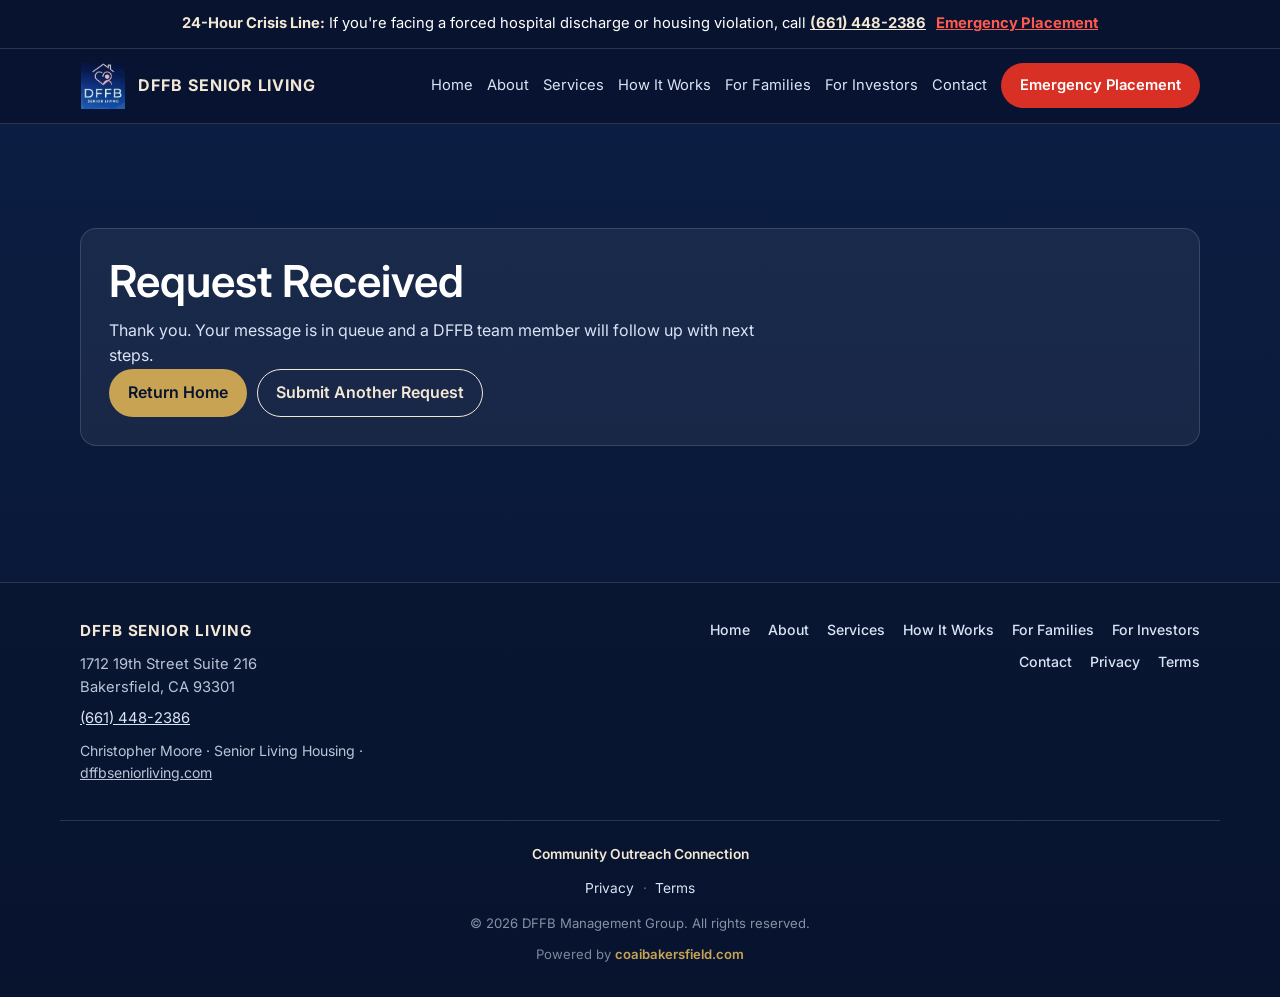
<file: dffbwebsite/thank-you.html>
<!DOCTYPE html>
<html lang="en">
<head>
    <script async src="https://www.googletagmanager.com/gtag/js?id=G-XNGD74ZHB4"></script>
    <script>
      window.dataLayer = window.dataLayer || [];
      function gtag(){dataLayer.push(arguments);}
      gtag('js', new Date());
      gtag('config', 'G-XNGD74ZHB4');
    </script>
    <meta charset="UTF-8">
    <meta name="viewport" content="width=device-width, initial-scale=1.0">
    <title>Thank You | DFFB Senior Living</title>
    <meta name="description" content="Thank you for contacting DFFB Senior Living. A team member will follow up soon.">
    <link rel="preconnect" href="https://fonts.googleapis.com">
    <link href="https://fonts.googleapis.com/css2?family=Inter:wght@400;500;600;700&display=swap" rel="stylesheet">
    <link rel="stylesheet" href="styles.css">
</head>
<body>
    <div class="top-alert">
        <strong>24-Hour Crisis Line:</strong> If you're facing a forced hospital discharge or housing violation, call
        <a href="tel:+16614482386">(661) 448-2386</a>
        <a class="emergency-link" href="contact.html">Emergency Placement</a>
    </div>
    <header class="site-header">
        <div class="header-inner">
            <a class="brand" href="index.html">
                <img src="dffb-logo.png" alt="DFFB Senior Living logo">
                <span>DFFB SENIOR LIVING</span>
            </a>
            <button class="nav-toggle" type="button" aria-expanded="false" aria-controls="primary-nav" aria-label="Open menu">Menu</button>
            <nav id="primary-nav" aria-label="Primary">
                <a href="index.html">Home</a>
                <a href="about.html">About</a>
                <a href="services.html">Services</a>
                <a href="how-it-works.html">How It Works</a>
                <a href="families.html">For Families</a>
                <a href="investors.html">For Investors</a>
                <a href="contact.html">Contact</a>
                <a href="contact.html" class="btn btn-danger">Emergency Placement</a>
            </nav>
        </div>
    </header>
    <main>
        <section class="panel">
            <h1>Request Received</h1>
            <p>Thank you. Your message is in queue and a DFFB team member will follow up with next steps.</p>
            <div class="button-row">
                <a class="btn btn-primary" href="index.html">Return Home</a>
                <a class="btn btn-secondary" href="contact.html">Submit Another Request</a>
            </div>
        </section>
    </main>
    <footer class="site-footer">
        <div class="footer-inner">
            <div class="footer-col">
                <p class="footer-heading">DFFB SENIOR LIVING</p>
                <p class="footer-address">1712 19th Street Suite 216<br>Bakersfield, CA 93301</p>
                <p><a href="tel:+16614482386">(661) 448-2386</a></p>
                <p class="footer-sub">Christopher Moore · Senior Living Housing · <a href="https://dffbseniorliving.com" target="_blank" rel="noopener">dffbseniorliving.com</a></p>
            </div>
            <nav class="footer-nav" aria-label="Footer">
                <a href="index.html">Home</a>
                <a href="about.html">About</a>
                <a href="services.html">Services</a>
                <a href="how-it-works.html">How It Works</a>
                <a href="families.html">For Families</a>
                <a href="investors.html">For Investors</a>
                <a href="contact.html">Contact</a>
                <a href="privacy.html">Privacy</a>
                <a href="terms.html">Terms</a>
            </nav>
        </div>
        <div class="footer-bottom">
            <p class="footer-links-row">
                <a href="https://linktr.ee/DFFB.MANAGEMENTGROUP" target="_blank" rel="noopener">Community Outreach Connection</a>
            </p>
            <p class="footer-legal"><a href="privacy.html">Privacy</a><span class="footer-dot"> · </span><a href="terms.html">Terms</a></p>
            <p class="footer-copy">© 2026 DFFB Management Group. All rights reserved.</p>
            <p class="footer-powered">Powered by <a href="https://coaibakersfield.com" target="_blank" rel="noopener noreferrer">coaibakersfield.com</a></p>
        </div>
    </footer>
    <script>
      (function () {
        const headerInner = document.querySelector(".header-inner");
        const navToggle = document.querySelector(".nav-toggle");
        if (!headerInner || !navToggle) return;
        navToggle.addEventListener("click", function () {
          const open = headerInner.classList.toggle("menu-open");
          navToggle.setAttribute("aria-expanded", String(open));
        });
      })();
    </script>
</body>
</html>
</file>
<file: dffbwebsite/styles.css>
:root {
    --navy: #0c1f45;
    --navy-dark: #08142f;
    --beige: #f3e8d5;
    --gold: #c8a354;
    --white: #ffffff;
    --text: #dbe3f5;
    --text-dark: #1b2337;
    --alert: #d93025;
    --card: rgba(255, 255, 255, 0.06);
    --border: rgba(255, 255, 255, 0.14);
}

* {
    box-sizing: border-box;
    margin: 0;
    padding: 0;
}

body {
    font-family: "Inter", -apple-system, BlinkMacSystemFont, "Segoe UI", sans-serif;
    background: linear-gradient(180deg, var(--navy) 0%, var(--navy-dark) 100%);
    color: var(--text);
    line-height: 1.6;
}

a {
    color: inherit;
}

/* Keyboard / focus visibility */
:focus-visible {
    outline: 2px solid var(--gold);
    outline-offset: 3px;
}

button:focus:not(:focus-visible),
.nav-toggle:focus:not(:focus-visible) {
    outline: none;
}

.top-alert {
    background: var(--navy-dark);
    color: var(--white);
    text-align: center;
    padding: 12px 16px;
    font-size: 0.92rem;
    border-bottom: 1px solid var(--border);
}

.top-alert strong {
    color: var(--beige);
}

.top-alert a {
    color: var(--beige);
    font-weight: 700;
}

.top-alert .emergency-link {
    color: #ff5a4f;
    text-decoration: underline;
    margin-left: 6px;
}

header.site-header,
header {
    position: sticky;
    top: 0;
    z-index: 1000;
    background: rgba(8, 20, 47, 0.94);
    backdrop-filter: blur(10px);
    border-bottom: 1px solid var(--border);
}

.header-inner {
    max-width: 1160px;
    margin: 0 auto;
    padding: 14px 20px;
    display: flex;
    align-items: center;
    justify-content: space-between;
    gap: 24px;
    position: relative;
}

.brand {
    display: flex;
    align-items: center;
    gap: 12px;
    text-decoration: none;
}

.brand img {
    width: 46px;
    height: 46px;
    object-fit: contain;
}

.brand span {
    font-weight: 700;
    color: var(--beige);
    letter-spacing: 0.06em;
}

nav {
    display: flex;
    flex-wrap: wrap;
    gap: 14px;
    align-items: center;
}

.nav-toggle {
    display: none;
    border: 1px solid var(--border);
    background: transparent;
    color: var(--beige);
    min-width: 44px;
    min-height: 44px;
    padding: 0 14px;
    border-radius: 8px;
    font-size: 0.9rem;
    font-weight: 600;
    cursor: pointer;
    line-height: 1;
    align-items: center;
    justify-content: center;
}

nav a {
    text-decoration: none;
    color: var(--text);
    font-size: 0.92rem;
}

nav a:hover,
nav a.active {
    color: var(--beige);
}

.btn {
    display: inline-block;
    padding: 10px 18px;
    border-radius: 999px;
    text-decoration: none;
    font-weight: 600;
    border: 1px solid transparent;
}

.btn-primary {
    background: var(--gold);
    color: var(--navy-dark);
}

.btn-secondary {
    border-color: var(--beige);
    color: var(--beige);
}

.btn-danger {
    background: var(--alert);
    color: var(--white);
}

main {
    max-width: 1160px;
    margin: 0 auto;
    padding: 56px 20px 80px;
}

/* Global title scale (interior pages + legal) */
h1 {
    font-size: clamp(2rem, 4vw, 2.75rem);
    line-height: 1.12;
    color: var(--white);
    font-weight: 600;
    margin-bottom: 0.75rem;
}

/* Reading measure for body copy */
main p,
main li {
    max-width: 65ch;
}

.hero {
    display: grid;
    grid-template-columns: 1.2fr 1fr;
    gap: 30px;
    align-items: stretch;
}

.panel,
.card {
    background: var(--card);
    border: 1px solid var(--border);
    border-radius: 16px;
    padding: 28px;
}

.hero h1 {
    font-size: clamp(2rem, 4vw, 3rem);
    line-height: 1.14;
    color: var(--white);
    margin-bottom: 18px;
}

.hero p {
    font-size: 1.04rem;
    margin-bottom: 18px;
}

.button-row {
    display: flex;
    flex-wrap: wrap;
    gap: 10px;
}

h2 {
    color: var(--beige);
    font-size: clamp(1.5rem, 3vw, 2rem);
    margin-bottom: 12px;
}

h3 {
    color: var(--white);
    margin-bottom: 8px;
}

section {
    margin-top: 48px;
}

.grid-2 {
    display: grid;
    grid-template-columns: 1fr 1fr;
    gap: 20px;
}

.grid-3 {
    display: grid;
    grid-template-columns: repeat(3, minmax(0, 1fr));
    gap: 20px;
}

ul,
ol {
    padding-left: 20px;
}

.metric {
    border-left: 3px solid var(--gold);
    padding-left: 12px;
    margin-top: 10px;
}

.contact-box a {
    color: var(--beige);
}

/* Unified site footer (all pages) */
.site-footer,
footer.site-footer {
    border-top: 1px solid var(--border);
    margin-top: 56px;
    padding: 0;
    background: rgba(8, 20, 47, 0.55);
}

.site-footer .footer-inner {
    max-width: 1160px;
    margin: 0 auto;
    padding: 36px 20px 28px;
    display: grid;
    grid-template-columns: minmax(0, 1.1fr) minmax(0, 1fr);
    gap: 28px 40px;
    align-items: start;
    font-size: 0.92rem;
}

.site-footer .footer-heading {
    font-weight: 700;
    color: var(--beige);
    letter-spacing: 0.06em;
    font-size: 0.95rem;
    margin-bottom: 10px;
}

.site-footer .footer-address,
.site-footer .footer-sub {
    color: rgba(219, 227, 245, 0.85);
    line-height: 1.55;
    margin-bottom: 8px;
    max-width: 36ch;
}

.site-footer .footer-sub {
    font-size: 0.88rem;
    margin-top: 10px;
}

.site-footer .footer-nav {
    display: flex;
    flex-wrap: wrap;
    gap: 10px 18px;
    align-items: center;
    justify-content: flex-end;
}

.site-footer .footer-nav a {
    color: var(--text);
    text-decoration: none;
    font-size: 0.88rem;
    font-weight: 500;
}

.site-footer .footer-nav a:hover,
.site-footer .footer-nav a:focus-visible {
    color: var(--beige);
}

.site-footer .footer-bottom {
    max-width: 1160px;
    margin: 0 auto;
    padding: 22px 20px 32px;
    border-top: 1px solid var(--border);
    text-align: center;
    font-size: 0.86rem;
    color: rgba(219, 227, 245, 0.72);
}

.site-footer .footer-links-row a {
    color: var(--beige);
    text-decoration: none;
    font-weight: 600;
}

.site-footer .footer-links-row a:hover {
    text-decoration: underline;
}

.site-footer .footer-dot {
    margin: 0 0.35em;
    opacity: 0.6;
}

.site-footer .footer-legal {
    margin-top: 12px;
}

.site-footer .footer-legal a {
    color: var(--text);
    text-decoration: none;
}

.site-footer .footer-legal a:hover {
    color: var(--beige);
}

.site-footer .footer-copy {
    margin-top: 14px;
    color: rgba(219, 227, 245, 0.6);
    font-size: 0.82rem;
}

.site-footer .footer-powered {
    margin-top: 10px;
    font-size: 0.82rem;
    color: rgba(219, 227, 245, 0.55);
}

.site-footer .footer-powered a {
    color: var(--gold);
    text-decoration: none;
    font-weight: 600;
}

.site-footer .footer-powered a:hover {
    text-decoration: underline;
}

@media (max-width: 720px) {
    .site-footer .footer-inner {
        grid-template-columns: 1fr;
    }

    .site-footer .footer-nav {
        justify-content: flex-start;
    }
}

/* Legacy plain footer (redirect stubs) */
footer:not(.site-footer) {
    border-top: 1px solid var(--border);
    margin-top: 56px;
    padding: 30px 20px 40px;
    text-align: center;
    font-size: 0.9rem;
    color: rgba(219, 227, 245, 0.75);
}

footer:not(.site-footer) a {
    color: var(--gold);
}

.form-grid {
    display: grid;
    grid-template-columns: 1fr 1fr;
    gap: 14px;
}

label {
    display: block;
    margin-bottom: 6px;
    color: var(--beige);
    font-weight: 600;
}

input,
select,
textarea {
    width: 100%;
    background: rgba(255, 255, 255, 0.08);
    color: var(--white);
    border: 1px solid var(--border);
    border-radius: 10px;
    padding: 10px 12px;
    font: inherit;
}

textarea {
    min-height: 130px;
    resize: vertical;
}

.full {
    grid-column: 1 / -1;
}

.trust-list {
    list-style: none;
    padding: 0;
}

.trust-list li {
    margin-bottom: 10px;
    padding-left: 18px;
    position: relative;
}

.trust-list li::before {
    content: "";
    width: 8px;
    height: 8px;
    border-radius: 999px;
    background: var(--gold);
    position: absolute;
    left: 0;
    top: 10px;
}

/* Legal / policy pages */
.legal-prose h1 {
    border-bottom: 1px solid var(--border);
    padding-bottom: 1rem;
    margin-bottom: 1.25rem;
}

.legal-prose h2 {
    font-size: 0.82rem;
    text-transform: uppercase;
    letter-spacing: 0.14em;
    color: var(--gold);
    margin-top: 2.25rem;
    margin-bottom: 0.65rem;
    font-weight: 600;
}

.legal-prose p,
.legal-prose li {
    max-width: 65ch;
    color: var(--text);
    font-size: 0.96rem;
}

.legal-prose .legal-meta {
    color: rgba(219, 227, 245, 0.72);
    font-size: 0.9rem;
    margin-bottom: 1.5rem;
}

.legal-prose a.legal-link {
    color: var(--gold);
    text-decoration: underline;
    text-underline-offset: 3px;
}

.compliance-box {
    background: rgba(255, 255, 255, 0.06);
    border-left: 3px solid var(--gold);
    padding: 1.25rem 1.5rem;
    margin: 1.75rem 0;
    font-size: 0.92rem;
    color: var(--white);
    border-radius: 0 12px 12px 0;
}

.warning-box {
    background: rgba(217, 48, 37, 0.12);
    border-left: 3px solid var(--alert);
    padding: 1.25rem 1.5rem;
    margin: 1.75rem 0;
    border-radius: 0 12px 12px 0;
}

.warning-box p {
    margin: 0;
    color: var(--text);
}

@media (max-width: 920px) {
    .hero,
    .grid-2,
    .grid-3,
    .form-grid {
        grid-template-columns: 1fr;
    }

    .nav-toggle {
        display: inline-flex;
    }

    nav {
        display: none;
        position: absolute;
        top: calc(100% + 8px);
        left: 0;
        right: 0;
        background: rgba(8, 20, 47, 0.98);
        border-bottom: 1px solid var(--border);
        padding: 14px 20px 18px;
        flex-direction: column;
        align-items: flex-start;
        gap: 12px;
    }

    .header-inner.menu-open nav {
        display: flex;
    }

    .form-grid .full .btn-primary,
    .form-grid .full button.btn-primary {
        width: 100%;
        text-align: center;
        box-sizing: border-box;
    }
}

/* —— Homepage splash (index only) —— */
html.splash-skip .splash {
    display: none !important;
}

body.splash-open {
    overflow: hidden;
}

.splash {
    position: fixed;
    inset: 0;
    z-index: 2500;
    display: flex;
    align-items: center;
    justify-content: center;
    padding: 32px 20px;
    background: radial-gradient(ellipse 120% 80% at 50% 20%, rgba(200, 163, 84, 0.12) 0%, transparent 55%),
        linear-gradient(180deg, var(--navy) 0%, var(--navy-dark) 100%);
    opacity: 1;
    transition: opacity 0.65s ease, transform 0.65s ease;
}

.splash::before {
    content: "";
    position: absolute;
    inset: 0;
    background-image: radial-gradient(circle at 20% 80%, rgba(200, 163, 84, 0.06) 0%, transparent 40%),
        radial-gradient(circle at 85% 25%, rgba(255, 255, 255, 0.04) 0%, transparent 35%);
    pointer-events: none;
    animation: splash-drift 14s ease-in-out infinite alternate;
}

@keyframes splash-drift {
    from {
        transform: translate(0, 0) scale(1);
    }

    to {
        transform: translate(-2%, 1%) scale(1.03);
    }
}

.splash__inner {
    position: relative;
    text-align: center;
    max-width: 420px;
    animation: splash-rise 0.9s cubic-bezier(0.22, 1, 0.36, 1) forwards;
}

@keyframes splash-rise {
    from {
        opacity: 0;
        transform: translateY(28px) scale(0.96);
    }

    to {
        opacity: 1;
        transform: translateY(0) scale(1);
    }
}

.splash__logo {
    width: 88px;
    height: 88px;
    object-fit: contain;
    margin-bottom: 20px;
    filter: drop-shadow(0 12px 32px rgba(0, 0, 0, 0.35));
    animation: splash-logo 1.2s cubic-bezier(0.22, 1, 0.36, 1) 0.15s both;
}

@keyframes splash-logo {
    from {
        opacity: 0;
        transform: scale(0.85) rotate(-4deg);
    }

    to {
        opacity: 1;
        transform: scale(1) rotate(0deg);
    }
}

.splash__wordmark {
    font-weight: 700;
    font-size: clamp(1.15rem, 3.5vw, 1.35rem);
    letter-spacing: 0.14em;
    color: var(--beige);
    margin-bottom: 10px;
}

.splash__tagline {
    font-size: 1.02rem;
    color: var(--text);
    line-height: 1.5;
    margin-bottom: 28px;
    animation: splash-rise 0.85s cubic-bezier(0.22, 1, 0.36, 1) 0.35s both;
}

.splash__rule {
    height: 2px;
    width: 100%;
    max-width: 200px;
    margin: 0 auto 28px;
    border-radius: 2px;
    background: linear-gradient(90deg, transparent, var(--gold), transparent);
    transform-origin: center;
    animation: splash-rule 1.1s cubic-bezier(0.22, 1, 0.36, 1) 0.5s both;
}

@keyframes splash-rule {
    from {
        transform: scaleX(0);
        opacity: 0;
    }

    to {
        transform: scaleX(1);
        opacity: 1;
    }
}

.splash__cta {
    border: none;
    cursor: pointer;
    font-family: inherit;
    font-size: 1rem;
    padding: 12px 28px;
    min-height: 48px;
}

.splash__cta:hover {
    filter: brightness(1.06);
}

.splash__hint {
    margin-top: 18px;
    font-size: 0.82rem;
    color: rgba(219, 227, 245, 0.55);
    letter-spacing: 0.02em;
}

.splash.splash--exit {
    opacity: 0;
    transform: scale(1.015);
    pointer-events: none;
}

.splash.splash--exit .splash__inner {
    animation: none;
}

@media (prefers-reduced-motion: reduce) {
    .splash,
    .splash::before,
    .splash__inner,
    .splash__logo,
    .splash__tagline,
    .splash__rule {
        animation: none !important;
    }

    .splash::before {
        transform: none;
    }

    .splash__inner,
    .splash__logo,
    .splash__tagline {
        opacity: 1;
        transform: none;
    }

    .splash__rule {
        transform: scaleX(1);
        opacity: 1;
    }

    .splash.splash--exit {
        transition-duration: 0.2s;
    }
}
</file>
